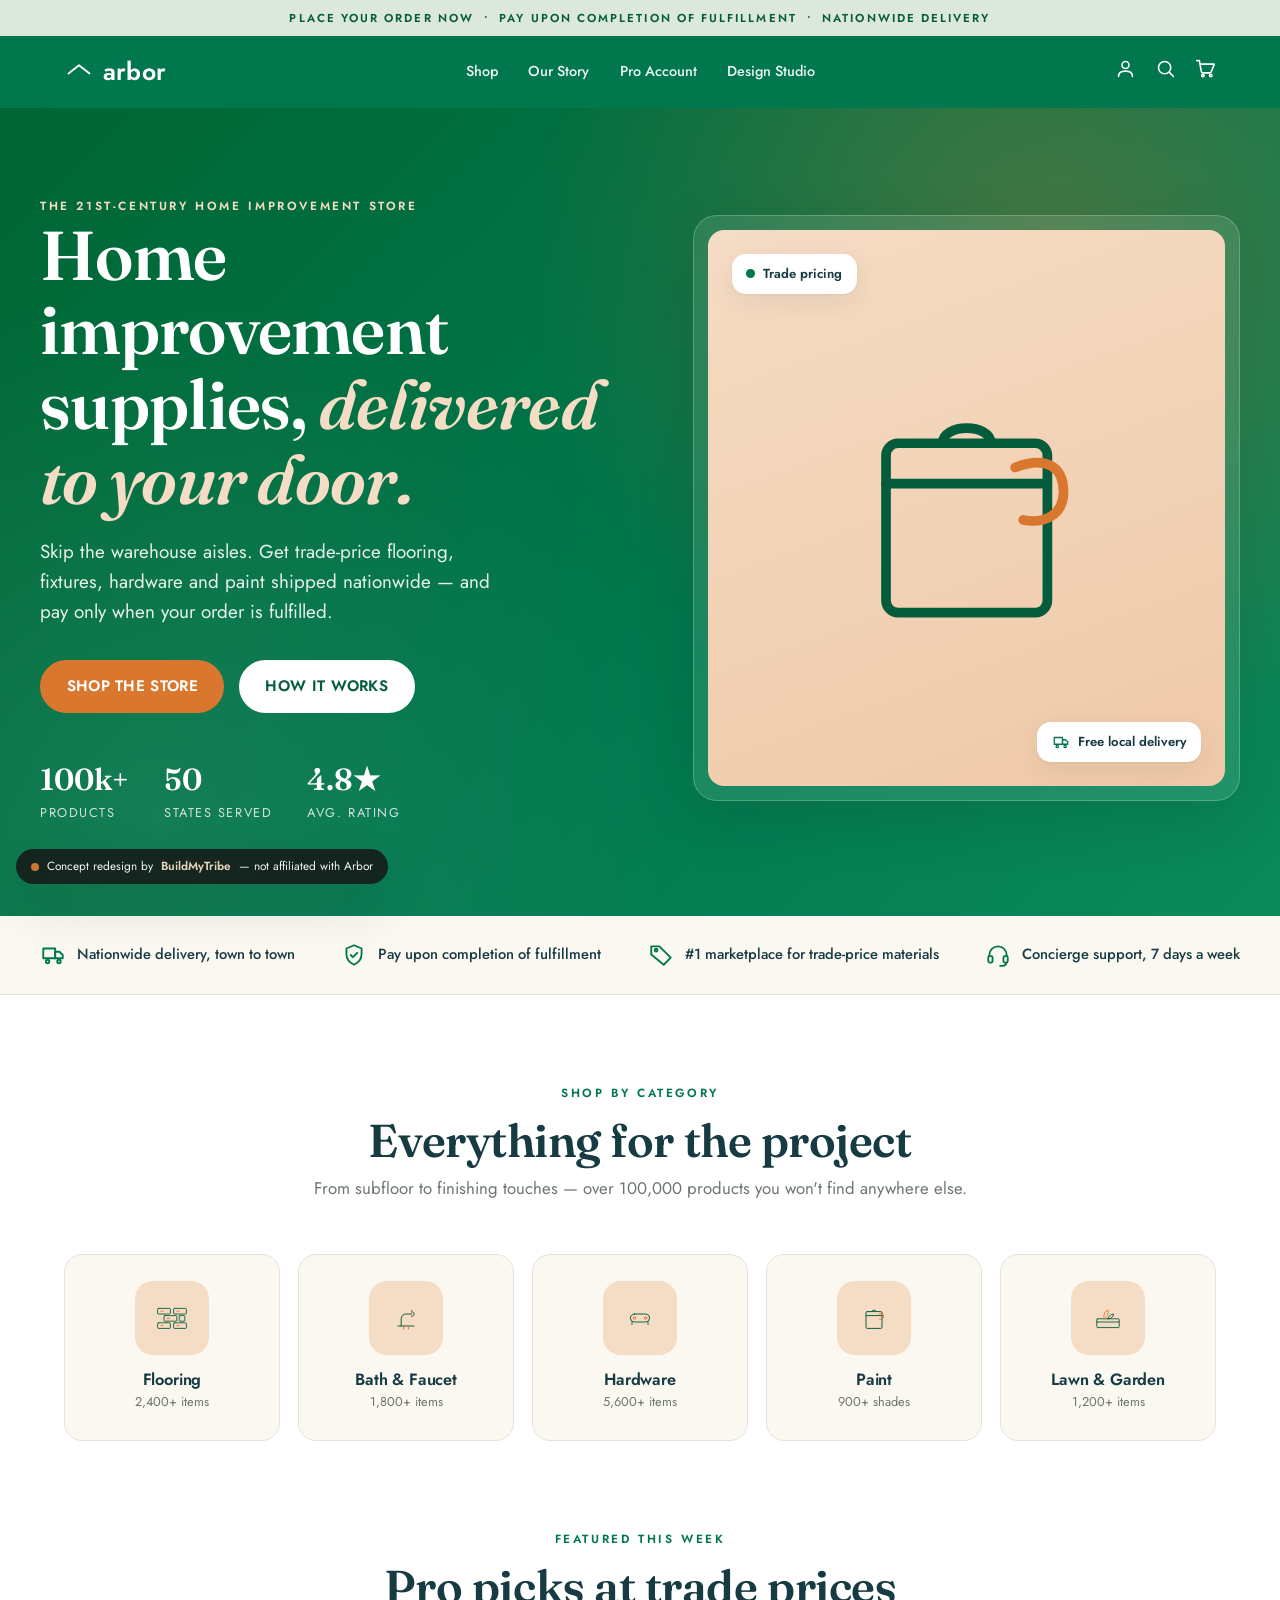
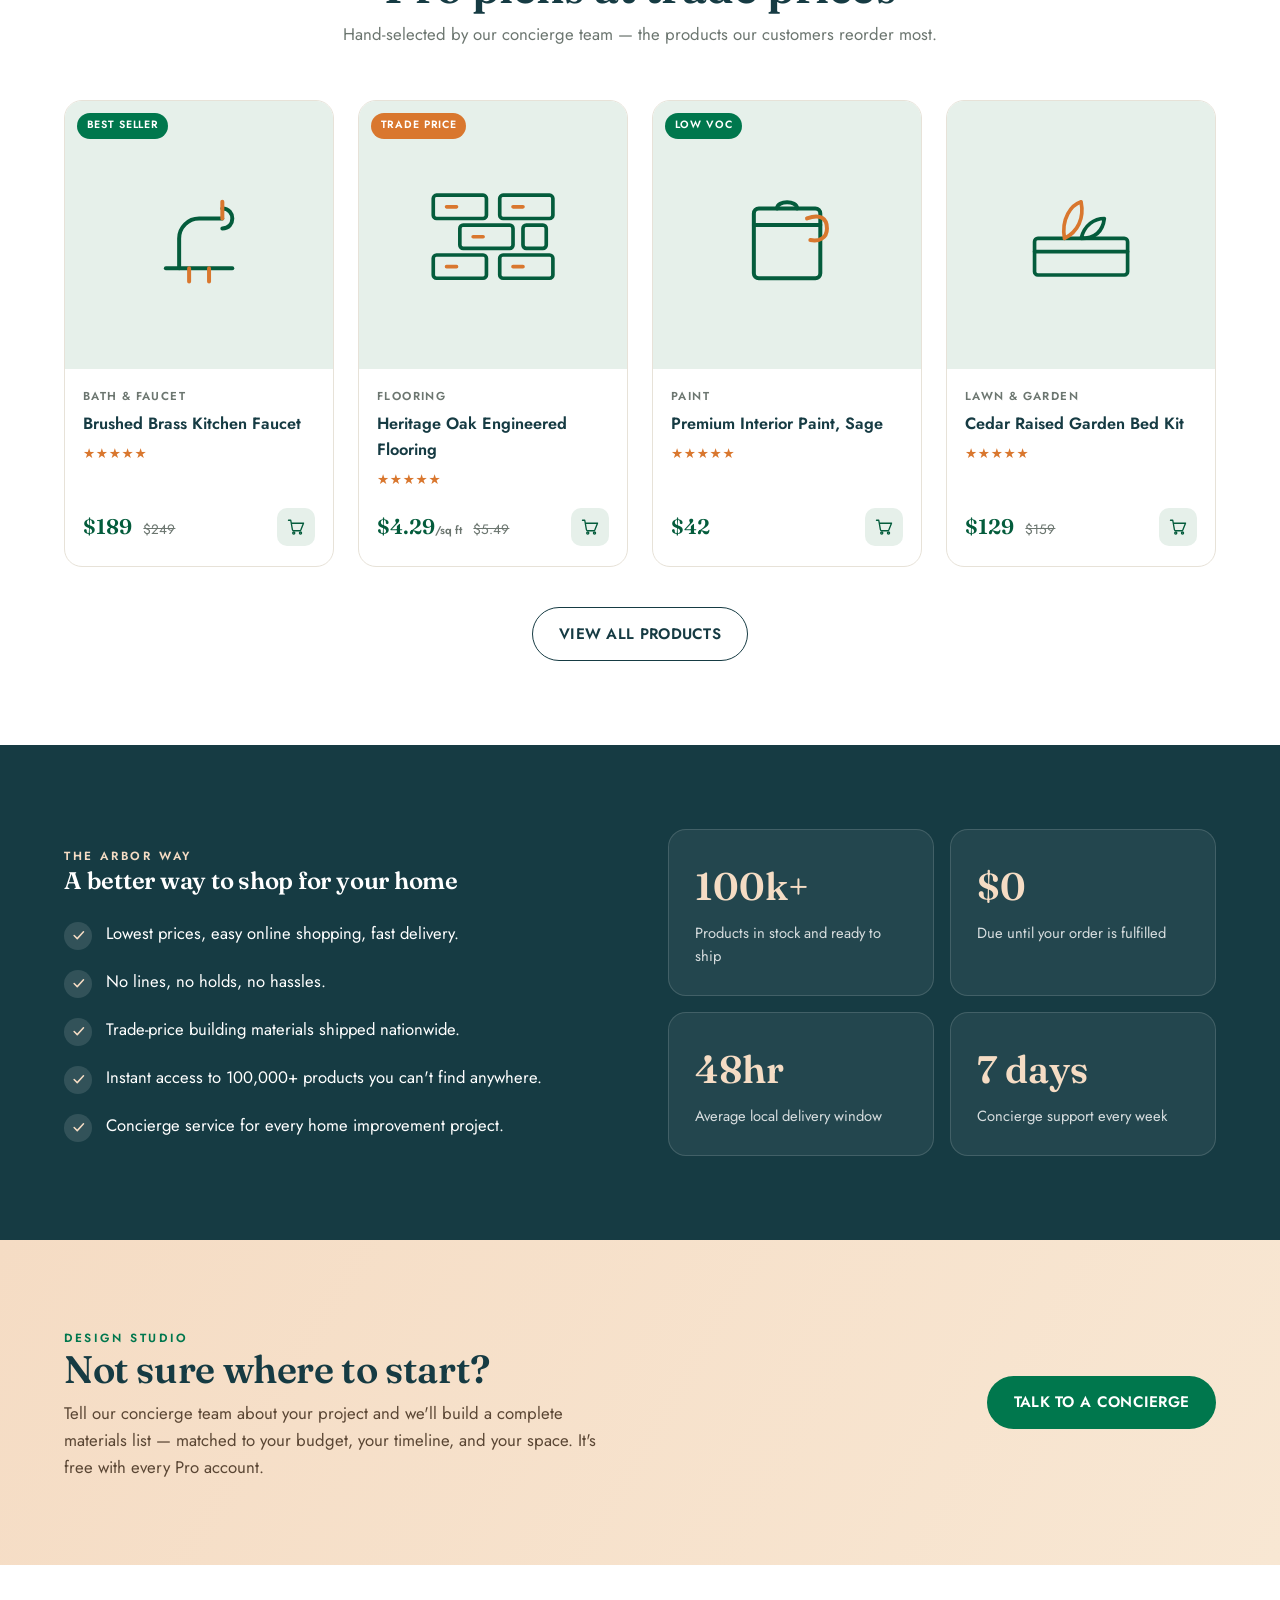
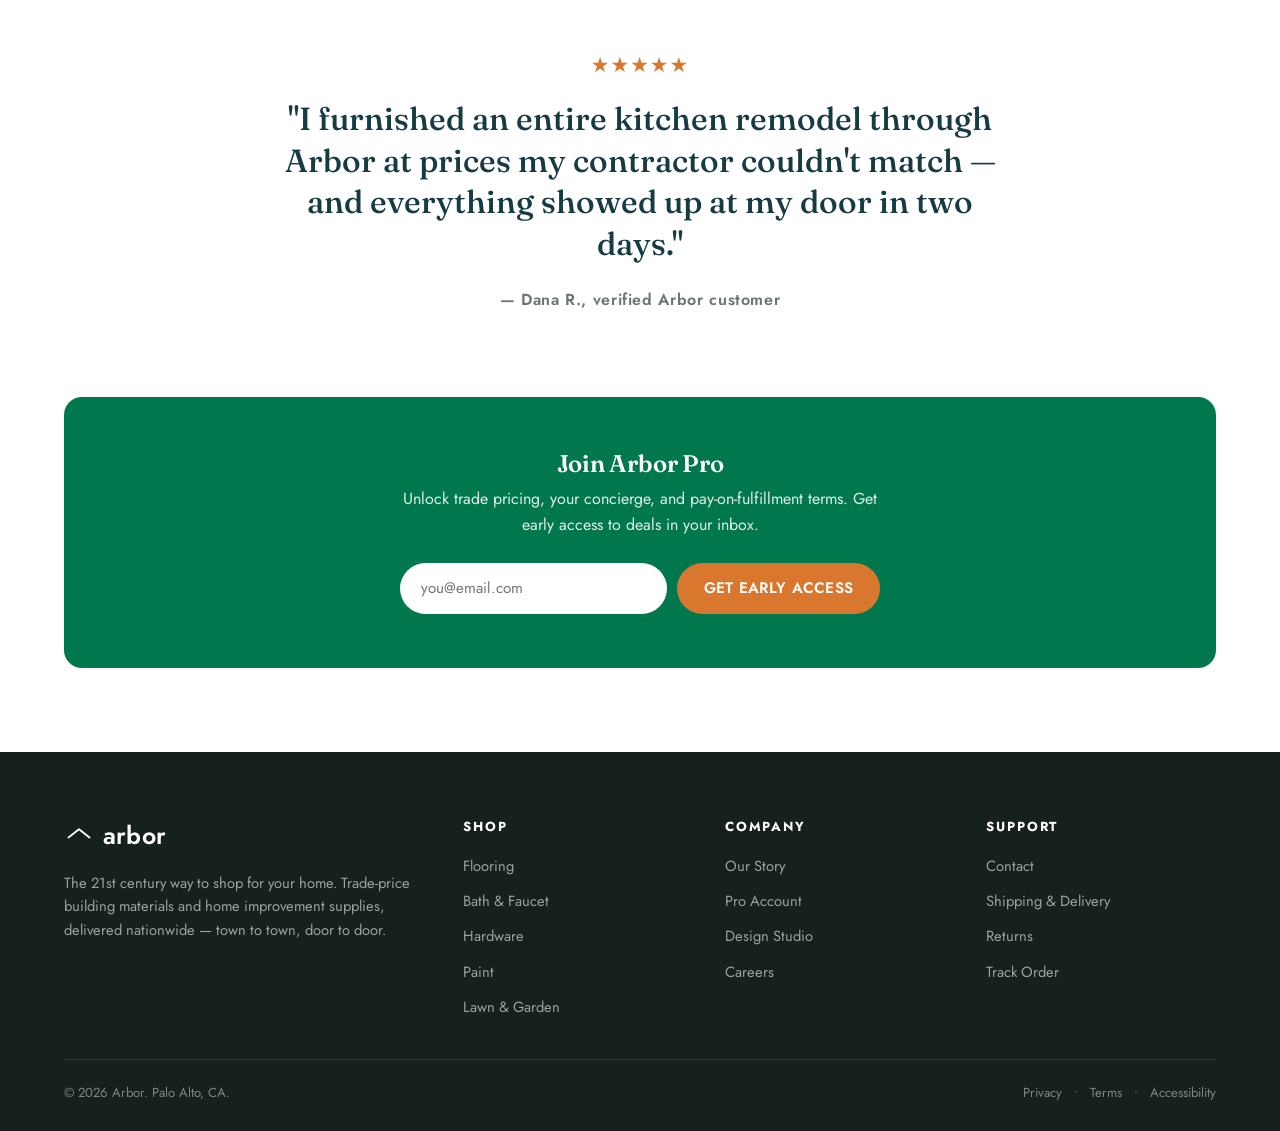
<file: index.html>
<!doctype html><html lang="en"><head>
<meta charset="utf-8"><meta name="viewport" content="width=device-width,initial-scale=1">
<title>Arbor — Home Improvement Supplies, Delivered to Your Door</title>
<meta name="description" content="Trade-price flooring, faucets, hardware, paint and garden supplies delivered nationwide. Concept redesign.">
<link rel="preconnect" href="https://fonts.googleapis.com"><link rel="preconnect" href="https://fonts.gstatic.com" crossorigin>
<link href="https://fonts.googleapis.com/css2?family=Fraunces:ital,opsz,wght@0,9..144,400;0,9..144,500;0,9..144,600;1,9..144,500&family=Jost:wght@400;500;600&display=swap" rel="stylesheet">
<link rel="stylesheet" href="assets/style.css">
</head><body><div class="announce">Place your order now &nbsp;•&nbsp; pay upon completion of fulfillment &nbsp;•&nbsp; nationwide delivery</div>
<header class="nav"><div class="wrap nav-inner">
  <a class="logo" href="index.html"><svg viewBox="0 0 40 28" fill="none" stroke="currentColor" stroke-width="2.4" stroke-linecap="round" stroke-linejoin="round"><path d="M6 16 L20 5 L34 16"/></svg><span>arbor</span></a>
  <nav class="nav-links"><a href="shop.html">Shop</a><a href="index.html#story">Our Story</a><a href="index.html#pro">Pro Account</a><a href="index.html#studio">Design Studio</a></nav>
  <div class="nav-icons">
    <a href="#" aria-label="Account"><svg viewBox="0 0 24 24" fill="none" stroke-width="1.8" stroke-linecap="round" stroke-linejoin="round"><circle cx="12" cy="8" r="4"/><path d="M4 21c0-4 3.5-6 8-6s8 2 8 6"/></svg></a>
    <a href="shop.html" aria-label="Search"><svg viewBox="0 0 24 24" fill="none" stroke-width="1.8" stroke-linecap="round" stroke-linejoin="round"><circle cx="11" cy="11" r="7"/><path d="M21 21l-4.3-4.3"/></svg></a>
    <a class="cart-link" href="cart.html" aria-label="Cart"><svg viewBox="0 0 24 24" fill="none" stroke-width="1.8" stroke-linecap="round" stroke-linejoin="round"><circle cx="9" cy="20" r="1.4"/><circle cx="18" cy="20" r="1.4"/><path d="M2 3h3l2.2 12.4a2 2 0 0 0 2 1.6h7.5a2 2 0 0 0 2-1.6L22 7H6"/></svg><span class="cart-badge" style="display:none">0</span></a>
    <button class="menu-toggle" aria-label="Menu"><svg viewBox="0 0 24 24" fill="none" stroke-width="2" stroke-linecap="round"><path d="M4 7h16M4 12h16M4 17h16"/></svg></button>
  </div>
</div></header>
<div class="mobile-menu"><button class="close" aria-label="Close"><svg viewBox="0 0 24 24" fill="none" stroke-width="2" stroke-linecap="round"><path d="M6 6l12 12M18 6L6 18"/></svg></button>
  <a href="shop.html">Shop</a><a href="index.html#story">Our Story</a><a href="index.html#pro">Pro Account</a><a href="index.html#studio">Design Studio</a>
  <a href="cart.html">Cart</a>
</div><section class="hero" style="padding:0"><div class="wrap hero-inner">
  <div class="reveal in">
    <span class="eyebrow" style="color:var(--peach)">The 21st-century home improvement store</span>
    <h1>Home improvement supplies, <span class="accent">delivered to your door.</span></h1>
    <p>Skip the warehouse aisles. Get trade-price flooring, fixtures, hardware and paint shipped nationwide — and pay only when your order is fulfilled.</p>
    <div class="hero-cta"><a class="btn btn-terra" href="shop.html">Shop the store</a><a class="btn btn-light" href="#story">How it works</a></div>
    <div class="hero-stats">
      <div><div class="n">100k+</div><div class="l">Products</div></div>
      <div><div class="n">50</div><div class="l">States served</div></div>
      <div><div class="n">4.8★</div><div class="l">Avg. rating</div></div>
    </div>
  </div>
  <div class="hero-card reveal in">
    <div class="hero-vis"><svg viewBox="0 0 100 100" fill="none" stroke="#045C3C" stroke-width="2.4" stroke-linecap="round" stroke-linejoin="round"><rect x="30" y="34" width="40" height="42" rx="3"/><path d="M30 44h40"/><path d="M44 34c0-5 12-5 12 0"/><path d="M62 40c8-3 12 0 12 6s-5 8-10 7" stroke="#D9772E"/></svg>
      <div class="hero-tag t1"><span class="dot"></span>Trade pricing</div>
      <div class="hero-tag t2"><svg viewBox="0 0 24 24" fill="none" stroke-width="1.7" stroke-linecap="round" stroke-linejoin="round"><path d="M3 6h11v9H3z"/><path d="M14 9h4l3 3v3h-7z"/><circle cx="7" cy="18" r="1.6"/><circle cx="17.5" cy="18" r="1.6"/></svg>Free local delivery</div>
    </div>
  </div>
</div></section><div class="trust"><div class="wrap trust-inner">
  <div class="trust-item"><svg viewBox="0 0 24 24" fill="none" stroke-width="1.7" stroke-linecap="round" stroke-linejoin="round"><path d="M3 6h11v9H3z"/><path d="M14 9h4l3 3v3h-7z"/><circle cx="7" cy="18" r="1.6"/><circle cx="17.5" cy="18" r="1.6"/></svg>Nationwide delivery, town to town</div>
  <div class="trust-item"><svg viewBox="0 0 24 24" fill="none" stroke-width="1.7" stroke-linecap="round" stroke-linejoin="round"><path d="M12 3l7 3v5c0 4.5-3 8-7 10-4-2-7-5.5-7-10V6z"/><path d="M9 12l2 2 4-4"/></svg>Pay upon completion of fulfillment</div>
  <div class="trust-item"><svg viewBox="0 0 24 24" fill="none" stroke-width="1.7" stroke-linecap="round" stroke-linejoin="round"><path d="M3 11.5V4h7.5L21 14.5 14.5 21z"/><circle cx="7.5" cy="7.5" r="1.3"/></svg>#1 marketplace for trade-price materials</div>
  <div class="trust-item"><svg viewBox="0 0 24 24" fill="none" stroke-width="1.7" stroke-linecap="round" stroke-linejoin="round"><path d="M4 13v-1a8 8 0 0 1 16 0v1"/><rect x="3" y="13" width="4" height="6" rx="1.4"/><rect x="17" y="13" width="4" height="6" rx="1.4"/><path d="M20 19a4 4 0 0 1-4 3h-2"/></svg>Concierge support, 7 days a week</div>
</div></div><section id="shop"><div class="wrap">
  <div class="sec-head reveal"><span class="eyebrow green">Shop by category</span><h2>Everything for the project</h2><p>From subfloor to finishing touches — over 100,000 products you won't find anywhere else.</p></div>
  <div class="cat-grid">
    <a class="cat reveal" href="shop.html"><div class="cat-ic"><svg viewBox="0 0 100 100" fill="none" stroke="#045C3C" stroke-width="2.2" stroke-linecap="round" stroke-linejoin="round"><rect x="14" y="26" width="32" height="14" rx="2"/><rect x="54" y="26" width="32" height="14" rx="2"/><rect x="30" y="44" width="32" height="14" rx="2"/><rect x="68" y="44" width="14" height="14" rx="2"/><rect x="14" y="62" width="32" height="14" rx="2"/><rect x="54" y="62" width="32" height="14" rx="2"/><path d="M22 33h6M62 33h6M38 51h6M22 69h6M62 69h6" stroke="#D9772E"/></svg></div><h4>Flooring</h4><span>2,400+ items</span></a><a class="cat reveal" href="shop.html"><div class="cat-ic"><svg viewBox="0 0 100 100" fill="none" stroke="#045C3C" stroke-width="2.4" stroke-linecap="round" stroke-linejoin="round"><path d="M30 70h40"/><path d="M38 70V52a12 12 0 0 1 12-12h14"/><path d="M64 34c4 0 6 3 6 6s-2 6-6 6"/><circle cx="50" cy="40" r="0" /><path d="M44 70v8M56 70v8" stroke="#D9772E"/><path d="M64 30v10" stroke="#D9772E"/></svg></div><h4>Bath & Faucet</h4><span>1,800+ items</span></a><a class="cat reveal" href="shop.html"><div class="cat-ic"><svg viewBox="0 0 100 100" fill="none" stroke="#045C3C" stroke-width="2.4" stroke-linecap="round" stroke-linejoin="round"><rect x="26" y="40" width="48" height="20" rx="10"/><circle cx="36" cy="50" r="3" stroke="#D9772E"/><circle cx="64" cy="50" r="3" stroke="#D9772E"/><path d="M30 60v6M70 60v6"/></svg></div><h4>Hardware</h4><span>5,600+ items</span></a><a class="cat reveal" href="shop.html"><div class="cat-ic"><svg viewBox="0 0 100 100" fill="none" stroke="#045C3C" stroke-width="2.4" stroke-linecap="round" stroke-linejoin="round"><rect x="30" y="34" width="40" height="42" rx="3"/><path d="M30 44h40"/><path d="M44 34c0-5 12-5 12 0"/><path d="M62 40c8-3 12 0 12 6s-5 8-10 7" stroke="#D9772E"/></svg></div><h4>Paint</h4><span>900+ shades</span></a><a class="cat reveal" href="shop.html"><div class="cat-ic"><svg viewBox="0 0 100 100" fill="none" stroke="#045C3C" stroke-width="2.2" stroke-linecap="round" stroke-linejoin="round"><rect x="22" y="52" width="56" height="22" rx="2"/><path d="M22 60h56"/><path d="M40 52c-2-12 4-20 10-22 2 10-2 18-10 22z" stroke="#D9772E"/><path d="M50 52c2-8 8-12 14-12-1 8-6 12-14 12z"/></svg></div><h4>Lawn & Garden</h4><span>1,200+ items</span></a>
  </div>
</div></section><section style="padding-top:0"><div class="wrap">
  <div class="sec-head reveal"><span class="eyebrow green">Featured this week</span><h2>Pro picks at trade prices</h2><p>Hand-selected by our concierge team — the products our customers reorder most.</p></div>
  <div class="prod-grid"><a class="card reveal" href="product.html?id=p2">
    <div class="card-img"><span class="card-tag green">Best Seller</span><svg viewBox="0 0 100 100" fill="none" stroke="#045C3C" stroke-width="2.4" stroke-linecap="round" stroke-linejoin="round"><path d="M30 70h40"/><path d="M38 70V52a12 12 0 0 1 12-12h14"/><path d="M64 34c4 0 6 3 6 6s-2 6-6 6"/><circle cx="50" cy="40" r="0" /><path d="M44 70v8M56 70v8" stroke="#D9772E"/><path d="M64 30v10" stroke="#D9772E"/></svg></div>
    <div class="card-body">
      <span class="card-cat">Bath & Faucet</span>
      <span class="card-title">Brushed Brass Kitchen Faucet</span>
      <span class="stars">★★★★★</span>
      <div class="card-foot">
        <span class="price">$189<span style="font-size:.7rem;color:var(--muted);font-family:'Jost',sans-serif"></span> <s>$249</s></span>
        <button class="add-btn" data-add="p2" aria-label="Add Brushed Brass Kitchen Faucet to cart"><svg viewBox="0 0 24 24" fill="none" stroke-width="1.8" stroke-linecap="round" stroke-linejoin="round"><circle cx="9" cy="20" r="1.4"/><circle cx="18" cy="20" r="1.4"/><path d="M2 3h3l2.2 12.4a2 2 0 0 0 2 1.6h7.5a2 2 0 0 0 2-1.6L22 7H6"/></svg></button>
      </div>
    </div>
  </a><a class="card reveal" href="product.html?id=p1">
    <div class="card-img"><span class="card-tag ">Trade Price</span><svg viewBox="0 0 100 100" fill="none" stroke="#045C3C" stroke-width="2.2" stroke-linecap="round" stroke-linejoin="round"><rect x="14" y="26" width="32" height="14" rx="2"/><rect x="54" y="26" width="32" height="14" rx="2"/><rect x="30" y="44" width="32" height="14" rx="2"/><rect x="68" y="44" width="14" height="14" rx="2"/><rect x="14" y="62" width="32" height="14" rx="2"/><rect x="54" y="62" width="32" height="14" rx="2"/><path d="M22 33h6M62 33h6M38 51h6M22 69h6M62 69h6" stroke="#D9772E"/></svg></div>
    <div class="card-body">
      <span class="card-cat">Flooring</span>
      <span class="card-title">Heritage Oak Engineered Flooring</span>
      <span class="stars">★★★★★</span>
      <div class="card-foot">
        <span class="price">$4.29<span style="font-size:.7rem;color:var(--muted);font-family:'Jost',sans-serif">/sq ft</span> <s>$5.49</s></span>
        <button class="add-btn" data-add="p1" aria-label="Add Heritage Oak Engineered Flooring to cart"><svg viewBox="0 0 24 24" fill="none" stroke-width="1.8" stroke-linecap="round" stroke-linejoin="round"><circle cx="9" cy="20" r="1.4"/><circle cx="18" cy="20" r="1.4"/><path d="M2 3h3l2.2 12.4a2 2 0 0 0 2 1.6h7.5a2 2 0 0 0 2-1.6L22 7H6"/></svg></button>
      </div>
    </div>
  </a><a class="card reveal" href="product.html?id=p4">
    <div class="card-img"><span class="card-tag green">Low VOC</span><svg viewBox="0 0 100 100" fill="none" stroke="#045C3C" stroke-width="2.4" stroke-linecap="round" stroke-linejoin="round"><rect x="30" y="34" width="40" height="42" rx="3"/><path d="M30 44h40"/><path d="M44 34c0-5 12-5 12 0"/><path d="M62 40c8-3 12 0 12 6s-5 8-10 7" stroke="#D9772E"/></svg></div>
    <div class="card-body">
      <span class="card-cat">Paint</span>
      <span class="card-title">Premium Interior Paint, Sage</span>
      <span class="stars">★★★★★</span>
      <div class="card-foot">
        <span class="price">$42<span style="font-size:.7rem;color:var(--muted);font-family:'Jost',sans-serif"></span> </span>
        <button class="add-btn" data-add="p4" aria-label="Add Premium Interior Paint, Sage to cart"><svg viewBox="0 0 24 24" fill="none" stroke-width="1.8" stroke-linecap="round" stroke-linejoin="round"><circle cx="9" cy="20" r="1.4"/><circle cx="18" cy="20" r="1.4"/><path d="M2 3h3l2.2 12.4a2 2 0 0 0 2 1.6h7.5a2 2 0 0 0 2-1.6L22 7H6"/></svg></button>
      </div>
    </div>
  </a><a class="card reveal" href="product.html?id=p5">
    <div class="card-img"><svg viewBox="0 0 100 100" fill="none" stroke="#045C3C" stroke-width="2.2" stroke-linecap="round" stroke-linejoin="round"><rect x="22" y="52" width="56" height="22" rx="2"/><path d="M22 60h56"/><path d="M40 52c-2-12 4-20 10-22 2 10-2 18-10 22z" stroke="#D9772E"/><path d="M50 52c2-8 8-12 14-12-1 8-6 12-14 12z"/></svg></div>
    <div class="card-body">
      <span class="card-cat">Lawn & Garden</span>
      <span class="card-title">Cedar Raised Garden Bed Kit</span>
      <span class="stars">★★★★★</span>
      <div class="card-foot">
        <span class="price">$129<span style="font-size:.7rem;color:var(--muted);font-family:'Jost',sans-serif"></span> <s>$159</s></span>
        <button class="add-btn" data-add="p5" aria-label="Add Cedar Raised Garden Bed Kit to cart"><svg viewBox="0 0 24 24" fill="none" stroke-width="1.8" stroke-linecap="round" stroke-linejoin="round"><circle cx="9" cy="20" r="1.4"/><circle cx="18" cy="20" r="1.4"/><path d="M2 3h3l2.2 12.4a2 2 0 0 0 2 1.6h7.5a2 2 0 0 0 2-1.6L22 7H6"/></svg></button>
      </div>
    </div>
  </a></div>
  <div style="text-align:center;margin-top:40px"><a class="btn btn-ghost reveal" href="shop.html">View all products</a></div>
</div></section><section class="way" id="story"><div class="wrap way-inner">
  <div class="reveal"><span class="eyebrow">The Arbor way</span><h2>A better way to shop for your home</h2>
    <ul class="way-list">
      <li><span class="tick"><svg viewBox="0 0 24 24" fill="none" stroke-width="2.4" stroke-linecap="round" stroke-linejoin="round"><path d="M5 12l5 5L20 6"/></svg></span>Lowest prices, easy online shopping, fast delivery.</li>
      <li><span class="tick"><svg viewBox="0 0 24 24" fill="none" stroke-width="2.4" stroke-linecap="round" stroke-linejoin="round"><path d="M5 12l5 5L20 6"/></svg></span>No lines, no holds, no hassles.</li>
      <li><span class="tick"><svg viewBox="0 0 24 24" fill="none" stroke-width="2.4" stroke-linecap="round" stroke-linejoin="round"><path d="M5 12l5 5L20 6"/></svg></span>Trade-price building materials shipped nationwide.</li>
      <li><span class="tick"><svg viewBox="0 0 24 24" fill="none" stroke-width="2.4" stroke-linecap="round" stroke-linejoin="round"><path d="M5 12l5 5L20 6"/></svg></span>Instant access to 100,000+ products you can't find anywhere.</li>
      <li><span class="tick"><svg viewBox="0 0 24 24" fill="none" stroke-width="2.4" stroke-linecap="round" stroke-linejoin="round"><path d="M5 12l5 5L20 6"/></svg></span>Concierge service for every home improvement project.</li>
    </ul>
  </div>
  <div class="way-vis reveal">
    <div class="way-tile"><div class="n">100k+</div><p>Products in stock and ready to ship</p></div>
    <div class="way-tile"><div class="n">$0</div><p>Due until your order is fulfilled</p></div>
    <div class="way-tile"><div class="n">48hr</div><p>Average local delivery window</p></div>
    <div class="way-tile"><div class="n">7 days</div><p>Concierge support every week</p></div>
  </div>
</div></section><section class="concierge" id="studio"><div class="wrap concierge-inner">
  <div class="reveal"><span class="eyebrow green">Design Studio</span><h2>Not sure where to start?</h2><p>Tell our concierge team about your project and we'll build a complete materials list — matched to your budget, your timeline, and your space. It's free with every Pro account.</p></div>
  <div class="reveal"><a class="btn btn-primary" href="#pro">Talk to a concierge</a></div>
</div></section><section><div class="wrap quote reveal"><span class="stars" style="color:var(--terra)">★★★★★</span>
  <blockquote>"I furnished an entire kitchen remodel through Arbor at prices my contractor couldn't match — and everything showed up at my door in two days."</blockquote>
  <cite>— Dana R., verified Arbor customer</cite>
</div></section><section id="pro" style="padding-top:0"><div class="wrap"><div class="news reveal">
  <h2>Join Arbor Pro</h2><p>Unlock trade pricing, your concierge, and pay-on-fulfillment terms. Get early access to deals in your inbox.</p>
  <form data-news><input type="email" placeholder="you@email.com" required aria-label="Email"><button class="btn btn-terra" type="submit">Get early access</button></form>
</div></div></section><footer class="footer"><div class="wrap">
  <div class="footer-grid">
    <div><div class="logo"><svg viewBox="0 0 40 28" fill="none" stroke="currentColor" stroke-width="2.4" stroke-linecap="round" stroke-linejoin="round"><path d="M6 16 L20 5 L34 16"/></svg><span>arbor</span></div>
      <p>The 21st century way to shop for your home. Trade-price building materials and home improvement supplies, delivered nationwide — town to town, door to door.</p>
    </div>
    <div><h5>Shop</h5><ul><li><a href="shop.html">Flooring</a></li><li><a href="shop.html">Bath &amp; Faucet</a></li><li><a href="shop.html">Hardware</a></li><li><a href="shop.html">Paint</a></li><li><a href="shop.html">Lawn &amp; Garden</a></li></ul></div>
    <div><h5>Company</h5><ul><li><a href="index.html#story">Our Story</a></li><li><a href="index.html#pro">Pro Account</a></li><li><a href="index.html#studio">Design Studio</a></li><li><a href="#">Careers</a></li></ul></div>
    <div><h5>Support</h5><ul><li><a href="#">Contact</a></li><li><a href="#">Shipping &amp; Delivery</a></li><li><a href="#">Returns</a></li><li><a href="#">Track Order</a></li></ul></div>
  </div>
  <div class="footer-bottom"><span>© 2026 Arbor. Palo Alto, CA.</span><span>Privacy &nbsp; • &nbsp; Terms &nbsp; • &nbsp; Accessibility</span></div>
</div></footer><script src="assets/app.js"></script><div class="ribbon"><span class="dot"></span>Concept redesign by <a href="https://buildmytribe.io" target="_blank" rel="noopener">BuildMyTribe</a> — not affiliated with Arbor</div></body></html>
</file>
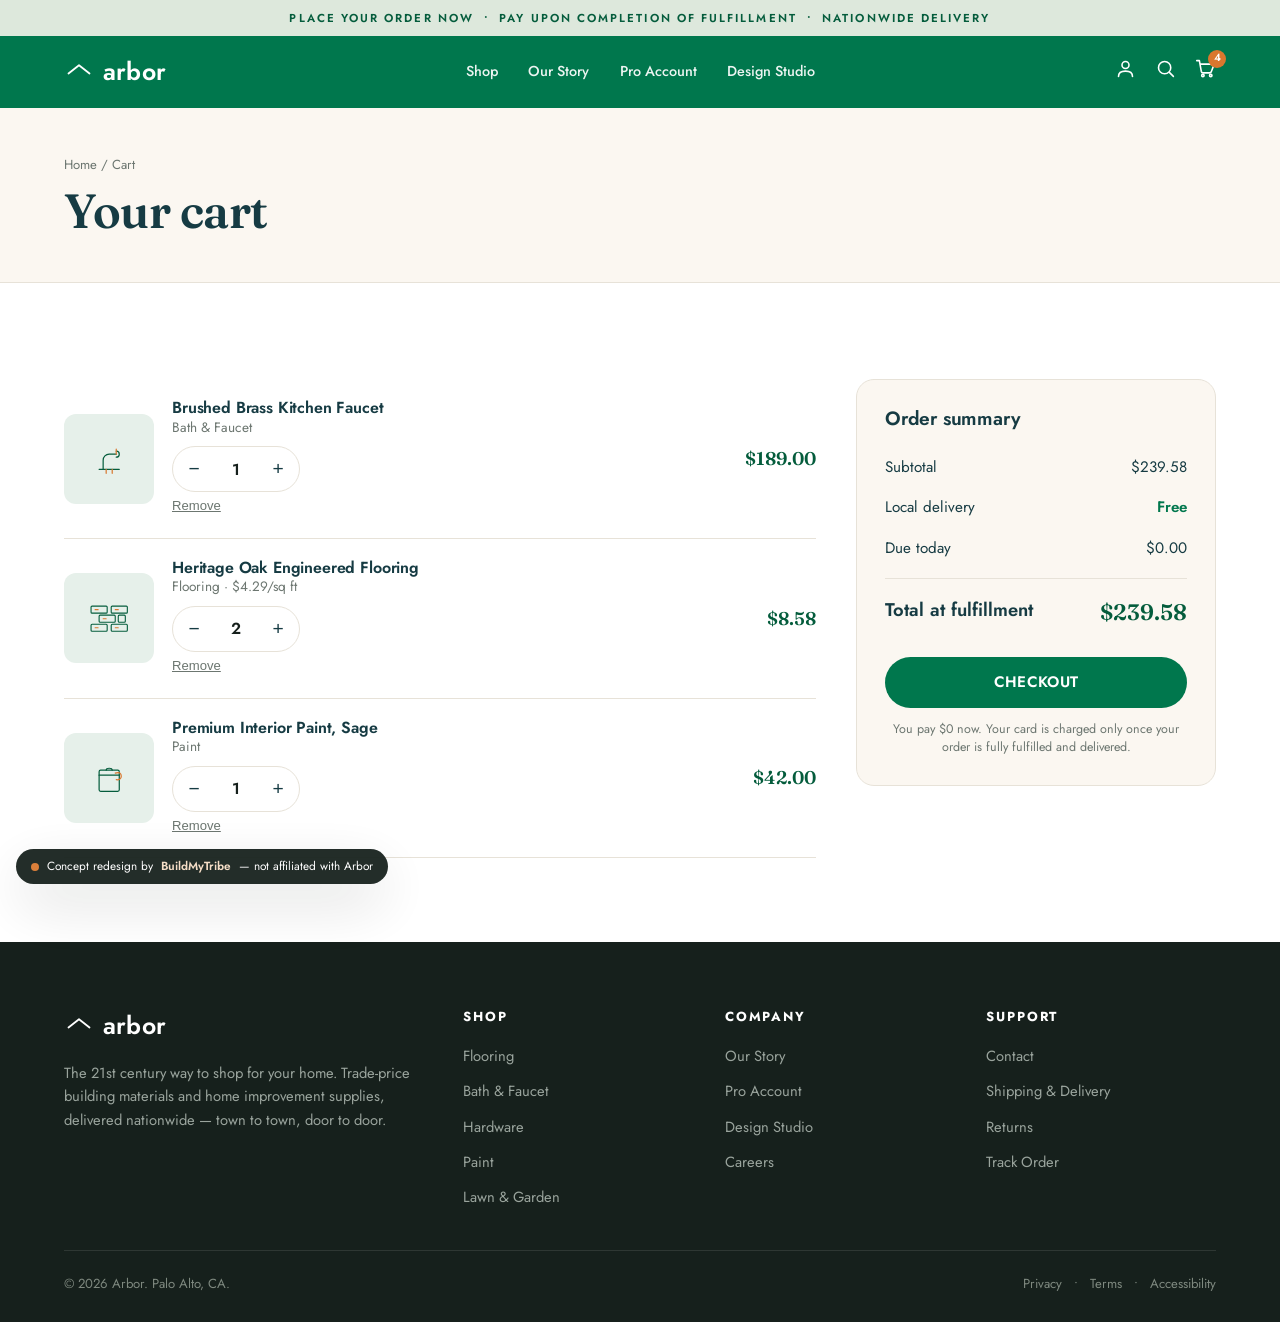
<file: cart.html>
<!doctype html><html lang="en"><head>
<meta charset="utf-8"><meta name="viewport" content="width=device-width,initial-scale=1">
<title>Your Cart — Arbor</title>
<meta name="description" content="Review your Arbor cart and check out. Pay upon completion of fulfillment.">
<link rel="preconnect" href="https://fonts.googleapis.com"><link rel="preconnect" href="https://fonts.gstatic.com" crossorigin>
<link href="https://fonts.googleapis.com/css2?family=Fraunces:ital,opsz,wght@0,9..144,400;0,9..144,500;0,9..144,600;1,9..144,500&family=Jost:wght@400;500;600&display=swap" rel="stylesheet">
<link rel="stylesheet" href="assets/style.css">
</head><body><div class="announce">Place your order now &nbsp;•&nbsp; pay upon completion of fulfillment &nbsp;•&nbsp; nationwide delivery</div>
<header class="nav"><div class="wrap nav-inner">
  <a class="logo" href="index.html"><svg viewBox="0 0 40 28" fill="none" stroke="currentColor" stroke-width="2.4" stroke-linecap="round" stroke-linejoin="round"><path d="M6 16 L20 5 L34 16"/></svg><span>arbor</span></a>
  <nav class="nav-links"><a href="shop.html">Shop</a><a href="index.html#story">Our Story</a><a href="index.html#pro">Pro Account</a><a href="index.html#studio">Design Studio</a></nav>
  <div class="nav-icons">
    <a href="#" aria-label="Account"><svg viewBox="0 0 24 24" fill="none" stroke-width="1.8" stroke-linecap="round" stroke-linejoin="round"><circle cx="12" cy="8" r="4"/><path d="M4 21c0-4 3.5-6 8-6s8 2 8 6"/></svg></a>
    <a href="shop.html" aria-label="Search"><svg viewBox="0 0 24 24" fill="none" stroke-width="1.8" stroke-linecap="round" stroke-linejoin="round"><circle cx="11" cy="11" r="7"/><path d="M21 21l-4.3-4.3"/></svg></a>
    <a class="cart-link" href="cart.html" aria-label="Cart"><svg viewBox="0 0 24 24" fill="none" stroke-width="1.8" stroke-linecap="round" stroke-linejoin="round"><circle cx="9" cy="20" r="1.4"/><circle cx="18" cy="20" r="1.4"/><path d="M2 3h3l2.2 12.4a2 2 0 0 0 2 1.6h7.5a2 2 0 0 0 2-1.6L22 7H6"/></svg><span class="cart-badge" style="display:none">0</span></a>
    <button class="menu-toggle" aria-label="Menu"><svg viewBox="0 0 24 24" fill="none" stroke-width="2" stroke-linecap="round"><path d="M4 7h16M4 12h16M4 17h16"/></svg></button>
  </div>
</div></header>
<div class="mobile-menu"><button class="close" aria-label="Close"><svg viewBox="0 0 24 24" fill="none" stroke-width="2" stroke-linecap="round"><path d="M6 6l12 12M18 6L6 18"/></svg></button>
  <a href="shop.html">Shop</a><a href="index.html#story">Our Story</a><a href="index.html#pro">Pro Account</a><a href="index.html#studio">Design Studio</a>
  <a href="cart.html">Cart</a>
</div><div class="pagehead"><div class="wrap"><div class="crumb"><a href="index.html">Home</a> / Cart</div><h1>Your cart</h1></div></div><section style="padding-top:48px"><div class="wrap"><div id="cartRoot"></div></div></section><footer class="footer"><div class="wrap">
  <div class="footer-grid">
    <div><div class="logo"><svg viewBox="0 0 40 28" fill="none" stroke="currentColor" stroke-width="2.4" stroke-linecap="round" stroke-linejoin="round"><path d="M6 16 L20 5 L34 16"/></svg><span>arbor</span></div>
      <p>The 21st century way to shop for your home. Trade-price building materials and home improvement supplies, delivered nationwide — town to town, door to door.</p>
    </div>
    <div><h5>Shop</h5><ul><li><a href="shop.html">Flooring</a></li><li><a href="shop.html">Bath &amp; Faucet</a></li><li><a href="shop.html">Hardware</a></li><li><a href="shop.html">Paint</a></li><li><a href="shop.html">Lawn &amp; Garden</a></li></ul></div>
    <div><h5>Company</h5><ul><li><a href="index.html#story">Our Story</a></li><li><a href="index.html#pro">Pro Account</a></li><li><a href="index.html#studio">Design Studio</a></li><li><a href="#">Careers</a></li></ul></div>
    <div><h5>Support</h5><ul><li><a href="#">Contact</a></li><li><a href="#">Shipping &amp; Delivery</a></li><li><a href="#">Returns</a></li><li><a href="#">Track Order</a></li></ul></div>
  </div>
  <div class="footer-bottom"><span>© 2026 Arbor. Palo Alto, CA.</span><span>Privacy &nbsp; • &nbsp; Terms &nbsp; • &nbsp; Accessibility</span></div>
</div></footer><script src="assets/app.js"></script>
<script>
(function(){
  var P=window.ARBOR_PRODUCTS||{};
  var root=document.getElementById("cartRoot");
  function money(n){ return "$"+n.toFixed(2); }
  function render(){
    var items=window.ArborCart.get();
    if(!items.length){
      root.innerHTML='<div class="empty-cart"><svg viewBox="0 0 24 24" fill="none" stroke-width="1.5" stroke-linecap="round" stroke-linejoin="round"><circle cx="9" cy="20" r="1.4"/><circle cx="18" cy="20" r="1.4"/><path d="M2 3h3l2.2 12.4a2 2 0 0 0 2 1.6h7.5a2 2 0 0 0 2-1.6L22 7H6"/></svg><h2 style="margin-bottom:.5rem">Your cart is empty</h2><p class="muted" style="margin-bottom:1.5rem">Add a few essentials to get started.</p><a class="btn btn-primary" href="shop.html">Start shopping</a></div>';
      return;
    }
    var sub=0;
    var rows=items.map(function(it){
      var p=P[it.id]; if(!p) return "";
      var line=p.price*it.qty; sub+=line;
      return '<div class="cart-item" data-id="'+it.id+'">'+
        '<div class="thumb">'+(window.ARBOR_ICONS[p.icon]||"")+'</div>'+
        '<div><h4>'+p.name+'</h4><div class="meta">'+p.cat+(p.unit?(" · "+money(p.price)+p.unit):"")+'</div>'+
        '<div class="qty" style="margin-top:.5rem;width:max-content"><button data-dec>−</button><span>'+it.qty+'</span><button data-inc>+</button></div>'+
        '<button class="remove" data-rm>Remove</button></div>'+
        '<div class="line-price">'+money(line)+'</div></div>';
    }).join("");
    var ship = sub>0 ? 0 : 0;
    var tax = sub*0.0;
    var total = sub;
    root.innerHTML='<div class="cart-layout"><div>'+rows+'</div>'+
      '<aside class="summary"><h3>Order summary</h3>'+
      '<div class="row"><span>Subtotal</span><span>'+money(sub)+'</span></div>'+
      '<div class="row"><span>Local delivery</span><span style="color:var(--green);font-weight:600">Free</span></div>'+
      '<div class="row"><span>Due today</span><span>$0.00</span></div>'+
      '<div class="row total"><span>Total at fulfillment</span><span class="price">'+money(total)+'</span></div>'+
      '<button class="btn btn-primary" id="checkoutBtn">Checkout</button>'+
      '<p class="note">You pay $0 now. Your card is charged only once your order is fully fulfilled and delivered.</p>'+
      '</aside></div>';
    // wire controls
    root.querySelectorAll(".cart-item").forEach(function(row){
      var id=row.getAttribute("data-id");
      row.querySelector("[data-inc]").addEventListener("click",function(){ var q=window.ArborCart.get().find(function(x){return x.id===id;}).qty; window.ArborCart.setQty(id,q+1); render(); });
      row.querySelector("[data-dec]").addEventListener("click",function(){ var q=window.ArborCart.get().find(function(x){return x.id===id;}).qty; window.ArborCart.setQty(id,q-1); render(); });
      row.querySelector("[data-rm]").addEventListener("click",function(){ window.ArborCart.remove(id); render(); });
    });
    var cb=document.getElementById("checkoutBtn");
    if(cb) cb.addEventListener("click",function(){ location.href="checkout.html"; });
  }
  // seed a demo cart on first visit so the page is never empty for reviewers
  if(!window.ArborCart.get().length){ window.ArborCart.seed([{id:"p2",qty:1},{id:"p1",qty:2},{id:"p4",qty:1}]); }
  render();
})();
</script>
<div class="ribbon"><span class="dot"></span>Concept redesign by <a href="https://buildmytribe.io" target="_blank" rel="noopener">BuildMyTribe</a> — not affiliated with Arbor</div>
</body></html>
</file>
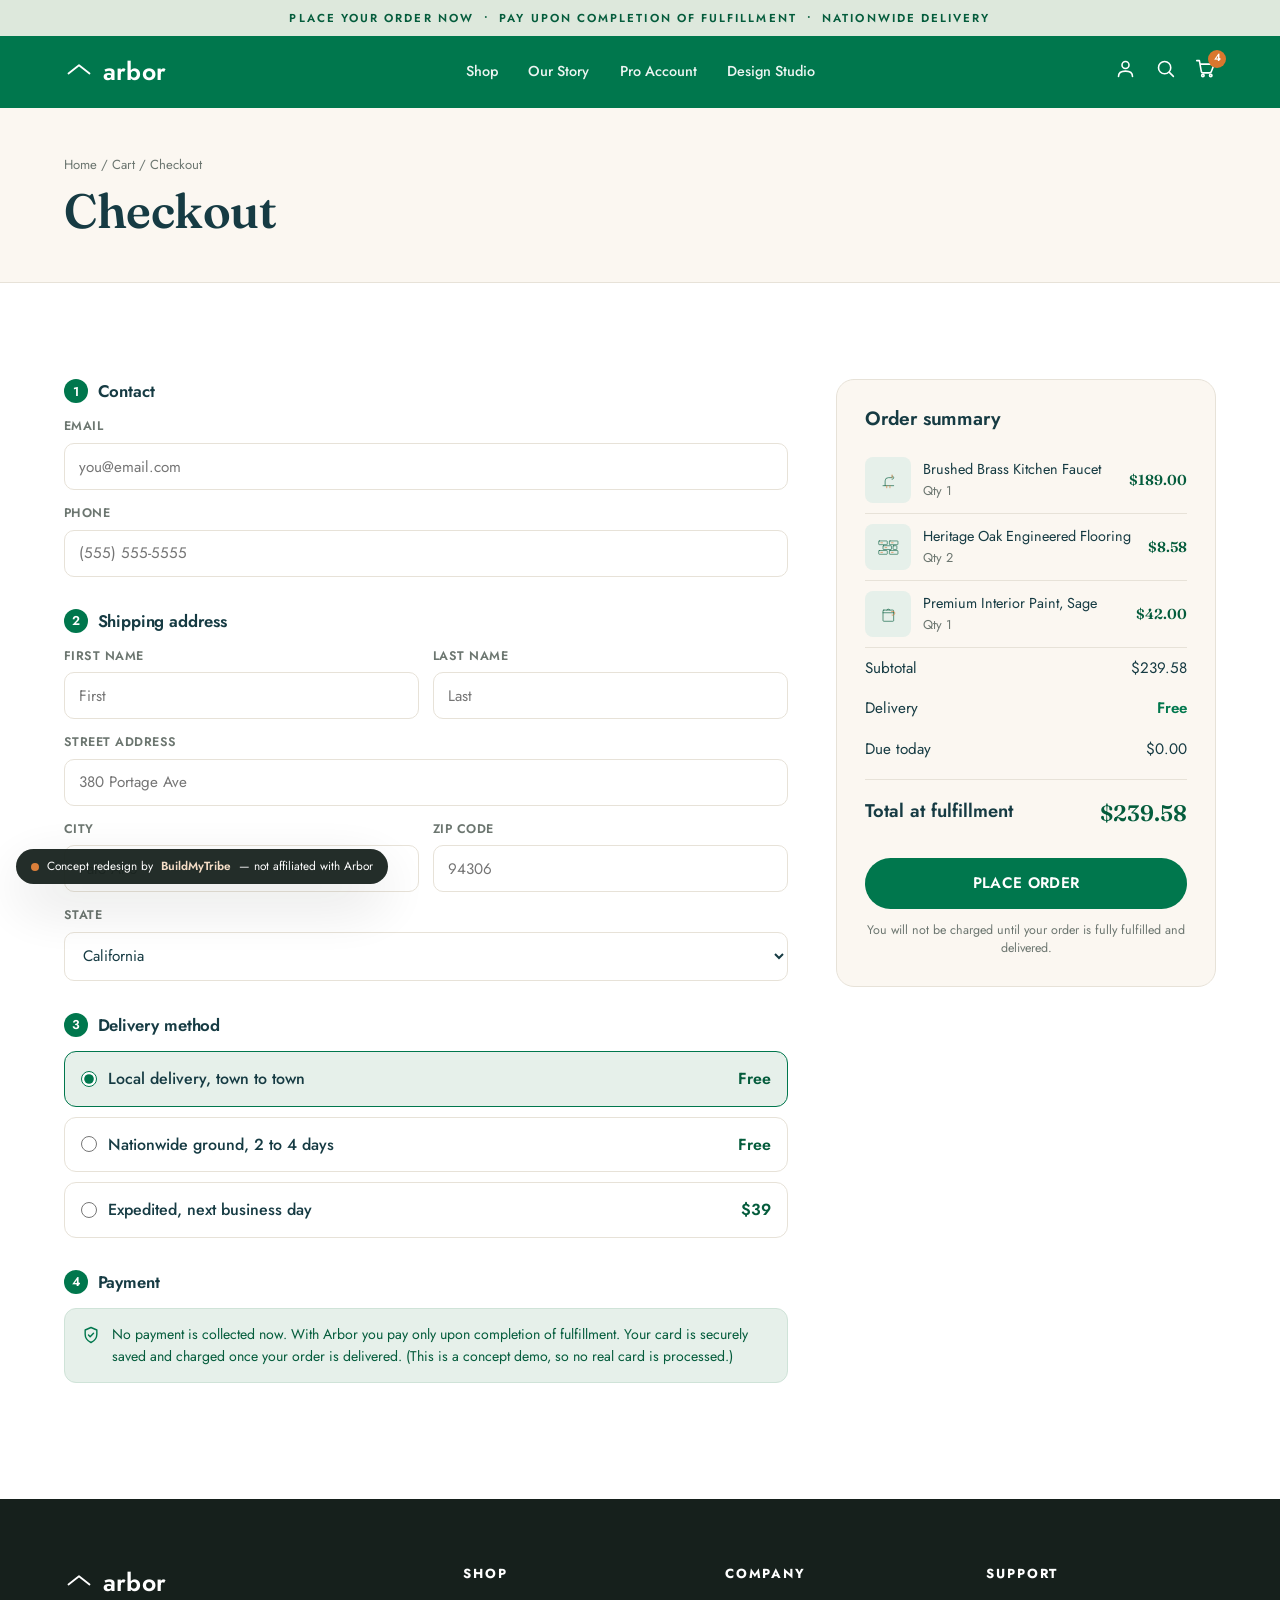
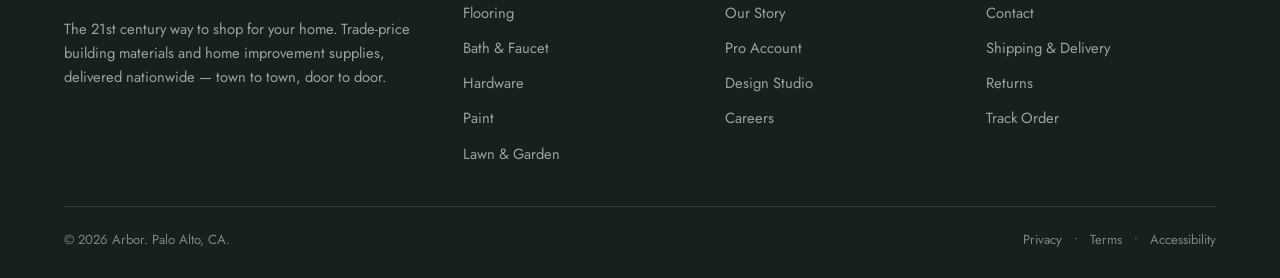
<file: checkout.html>
<!doctype html><html lang="en"><head>
<meta charset="utf-8"><meta name="viewport" content="width=device-width,initial-scale=1">
<title>Checkout — Arbor</title>
<meta name="description" content="Review your Arbor cart and check out. Pay upon completion of fulfillment.">
<link rel="preconnect" href="https://fonts.googleapis.com"><link rel="preconnect" href="https://fonts.gstatic.com" crossorigin>
<link href="https://fonts.googleapis.com/css2?family=Fraunces:ital,opsz,wght@0,9..144,400;0,9..144,500;0,9..144,600;1,9..144,500&family=Jost:wght@400;500;600&display=swap" rel="stylesheet">
<link rel="stylesheet" href="assets/style.css">
</head><body><div class="announce">Place your order now &nbsp;•&nbsp; pay upon completion of fulfillment &nbsp;•&nbsp; nationwide delivery</div>
<header class="nav"><div class="wrap nav-inner">
  <a class="logo" href="index.html"><svg viewBox="0 0 40 28" fill="none" stroke="currentColor" stroke-width="2.4" stroke-linecap="round" stroke-linejoin="round"><path d="M6 16 L20 5 L34 16"/></svg><span>arbor</span></a>
  <nav class="nav-links"><a href="shop.html">Shop</a><a href="index.html#story">Our Story</a><a href="index.html#pro">Pro Account</a><a href="index.html#studio">Design Studio</a></nav>
  <div class="nav-icons">
    <a href="#" aria-label="Account"><svg viewBox="0 0 24 24" fill="none" stroke-width="1.8" stroke-linecap="round" stroke-linejoin="round"><circle cx="12" cy="8" r="4"/><path d="M4 21c0-4 3.5-6 8-6s8 2 8 6"/></svg></a>
    <a href="shop.html" aria-label="Search"><svg viewBox="0 0 24 24" fill="none" stroke-width="1.8" stroke-linecap="round" stroke-linejoin="round"><circle cx="11" cy="11" r="7"/><path d="M21 21l-4.3-4.3"/></svg></a>
    <a class="cart-link" href="cart.html" aria-label="Cart"><svg viewBox="0 0 24 24" fill="none" stroke-width="1.8" stroke-linecap="round" stroke-linejoin="round"><circle cx="9" cy="20" r="1.4"/><circle cx="18" cy="20" r="1.4"/><path d="M2 3h3l2.2 12.4a2 2 0 0 0 2 1.6h7.5a2 2 0 0 0 2-1.6L22 7H6"/></svg><span class="cart-badge" style="display:none">0</span></a>
    <button class="menu-toggle" aria-label="Menu"><svg viewBox="0 0 24 24" fill="none" stroke-width="2" stroke-linecap="round"><path d="M4 7h16M4 12h16M4 17h16"/></svg></button>
  </div>
</div></header>
<div class="mobile-menu"><button class="close" aria-label="Close"><svg viewBox="0 0 24 24" fill="none" stroke-width="2" stroke-linecap="round"><path d="M6 6l12 12M18 6L6 18"/></svg></button>
  <a href="shop.html">Shop</a><a href="index.html#story">Our Story</a><a href="index.html#pro">Pro Account</a><a href="index.html#studio">Design Studio</a>
  <a href="cart.html">Cart</a>
</div><div class="pagehead"><div class="wrap"><div class="crumb"><a href="index.html">Home</a> / <a href="cart.html">Cart</a> / Checkout</div><h1>Checkout</h1></div></div><section style="padding-top:48px"><div class="wrap"><div class="checkout-layout">
  <form id="coForm">
    <div class="co-section">
      <h3><span class="co-step">1</span> Contact</h3>
      <div class="form-grid">
        <div class="field"><label>Email</label><input type="email" placeholder="you@email.com" required></div>
        <div class="field"><label>Phone</label><input type="tel" placeholder="(555) 555-5555"></div>
      </div>
    </div>
    <div class="co-section">
      <h3><span class="co-step">2</span> Shipping address</h3>
      <div class="form-grid">
        <div class="form-row"><div class="field"><label>First name</label><input placeholder="First" required></div><div class="field"><label>Last name</label><input placeholder="Last" required></div></div>
        <div class="field"><label>Street address</label><input placeholder="380 Portage Ave" required></div>
        <div class="form-row"><div class="field"><label>City</label><input placeholder="Palo Alto" required></div><div class="field"><label>ZIP code</label><input placeholder="94306" required></div></div>
        <div class="field"><label>State</label><select><option>California</option><option>Texas</option><option>New York</option><option>Florida</option><option>Washington</option></select></div>
      </div>
    </div>
    <div class="co-section">
      <h3><span class="co-step">3</span> Delivery method</h3>
      <div class="deliv">
        <label class="deliv-opt sel"><span class="l"><input type="radio" name="deliv" checked> Local delivery, town to town</span><span class="p">Free</span></label>
        <label class="deliv-opt"><span class="l"><input type="radio" name="deliv"> Nationwide ground, 2 to 4 days</span><span class="p">Free</span></label>
        <label class="deliv-opt"><span class="l"><input type="radio" name="deliv"> Expedited, next business day</span><span class="p">$39</span></label>
      </div>
    </div>
    <div class="co-section">
      <h3><span class="co-step">4</span> Payment</h3>
      <div class="pay-note"><svg viewBox="0 0 24 24" fill="none" stroke-width="1.7" stroke-linecap="round" stroke-linejoin="round"><path d="M12 3l7 3v5c0 4.5-3 8-7 10-4-2-7-5.5-7-10V6z"/><path d="M9 12l2 2 4-4"/></svg><span>No payment is collected now. With Arbor you pay only upon completion of fulfillment. Your card is securely saved and charged once your order is delivered. (This is a concept demo, so no real card is processed.)</span></div>
    </div>
  </form>
  <aside class="summary"><h3>Order summary</h3><div id="coItems"></div>
    <div class="row"><span>Subtotal</span><span id="coSub">$0.00</span></div>
    <div class="row"><span>Delivery</span><span style="color:var(--green);font-weight:600">Free</span></div>
    <div class="row"><span>Due today</span><span>$0.00</span></div>
    <div class="row total"><span>Total at fulfillment</span><span class="price" id="coTotal">$0.00</span></div>
    <button class="btn btn-primary" id="placeBtn" type="button">Place order</button>
    <p class="note">You will not be charged until your order is fully fulfilled and delivered.</p>
  </aside>
</div></div></section><footer class="footer"><div class="wrap">
  <div class="footer-grid">
    <div><div class="logo"><svg viewBox="0 0 40 28" fill="none" stroke="currentColor" stroke-width="2.4" stroke-linecap="round" stroke-linejoin="round"><path d="M6 16 L20 5 L34 16"/></svg><span>arbor</span></div>
      <p>The 21st century way to shop for your home. Trade-price building materials and home improvement supplies, delivered nationwide — town to town, door to door.</p>
    </div>
    <div><h5>Shop</h5><ul><li><a href="shop.html">Flooring</a></li><li><a href="shop.html">Bath &amp; Faucet</a></li><li><a href="shop.html">Hardware</a></li><li><a href="shop.html">Paint</a></li><li><a href="shop.html">Lawn &amp; Garden</a></li></ul></div>
    <div><h5>Company</h5><ul><li><a href="index.html#story">Our Story</a></li><li><a href="index.html#pro">Pro Account</a></li><li><a href="index.html#studio">Design Studio</a></li><li><a href="#">Careers</a></li></ul></div>
    <div><h5>Support</h5><ul><li><a href="#">Contact</a></li><li><a href="#">Shipping &amp; Delivery</a></li><li><a href="#">Returns</a></li><li><a href="#">Track Order</a></li></ul></div>
  </div>
  <div class="footer-bottom"><span>© 2026 Arbor. Palo Alto, CA.</span><span>Privacy &nbsp; • &nbsp; Terms &nbsp; • &nbsp; Accessibility</span></div>
</div></footer><script src="assets/app.js"></script>
<script>
(function(){
  var P=window.ARBOR_PRODUCTS||{}, ICN=window.ARBOR_ICONS||{};
  function money(n){return "$"+n.toFixed(2);}
  var items=window.ArborCart.get();
  if(!items.length){ window.ArborCart.seed([{id:"p2",qty:1},{id:"p1",qty:2},{id:"p4",qty:1}]); items=window.ArborCart.get(); }
  var sub=0, root=document.getElementById("coItems");
  items.forEach(function(it){ var p=P[it.id]; if(!p) return; var line=p.price*it.qty; sub+=line;
    root.insertAdjacentHTML("beforeend",'<div class="co-mini"><div class="thumb">'+(ICN[p.icon]||"")+'</div><div class="nm">'+p.name+'<div class="qt">Qty '+it.qty+'</div></div><div class="lp">'+money(line)+'</div></div>');
  });
  document.getElementById("coSub").textContent=money(sub);
  document.getElementById("coTotal").textContent=money(sub);
  // delivery option select styling
  document.querySelectorAll(".deliv-opt").forEach(function(o){ o.addEventListener("click",function(){ document.querySelectorAll(".deliv-opt").forEach(function(x){x.classList.remove("sel");}); o.classList.add("sel"); }); });
  document.getElementById("placeBtn").addEventListener("click",function(){
    var f=document.getElementById("coForm");
    if(f.checkValidity()){ window.arborToast("Order placed. You will be charged only on fulfillment. (Concept demo.)"); }
    else { f.reportValidity(); }
  });
})();
</script><div class="ribbon"><span class="dot"></span>Concept redesign by <a href="https://buildmytribe.io" target="_blank" rel="noopener">BuildMyTribe</a> — not affiliated with Arbor</div></body></html>
</file>
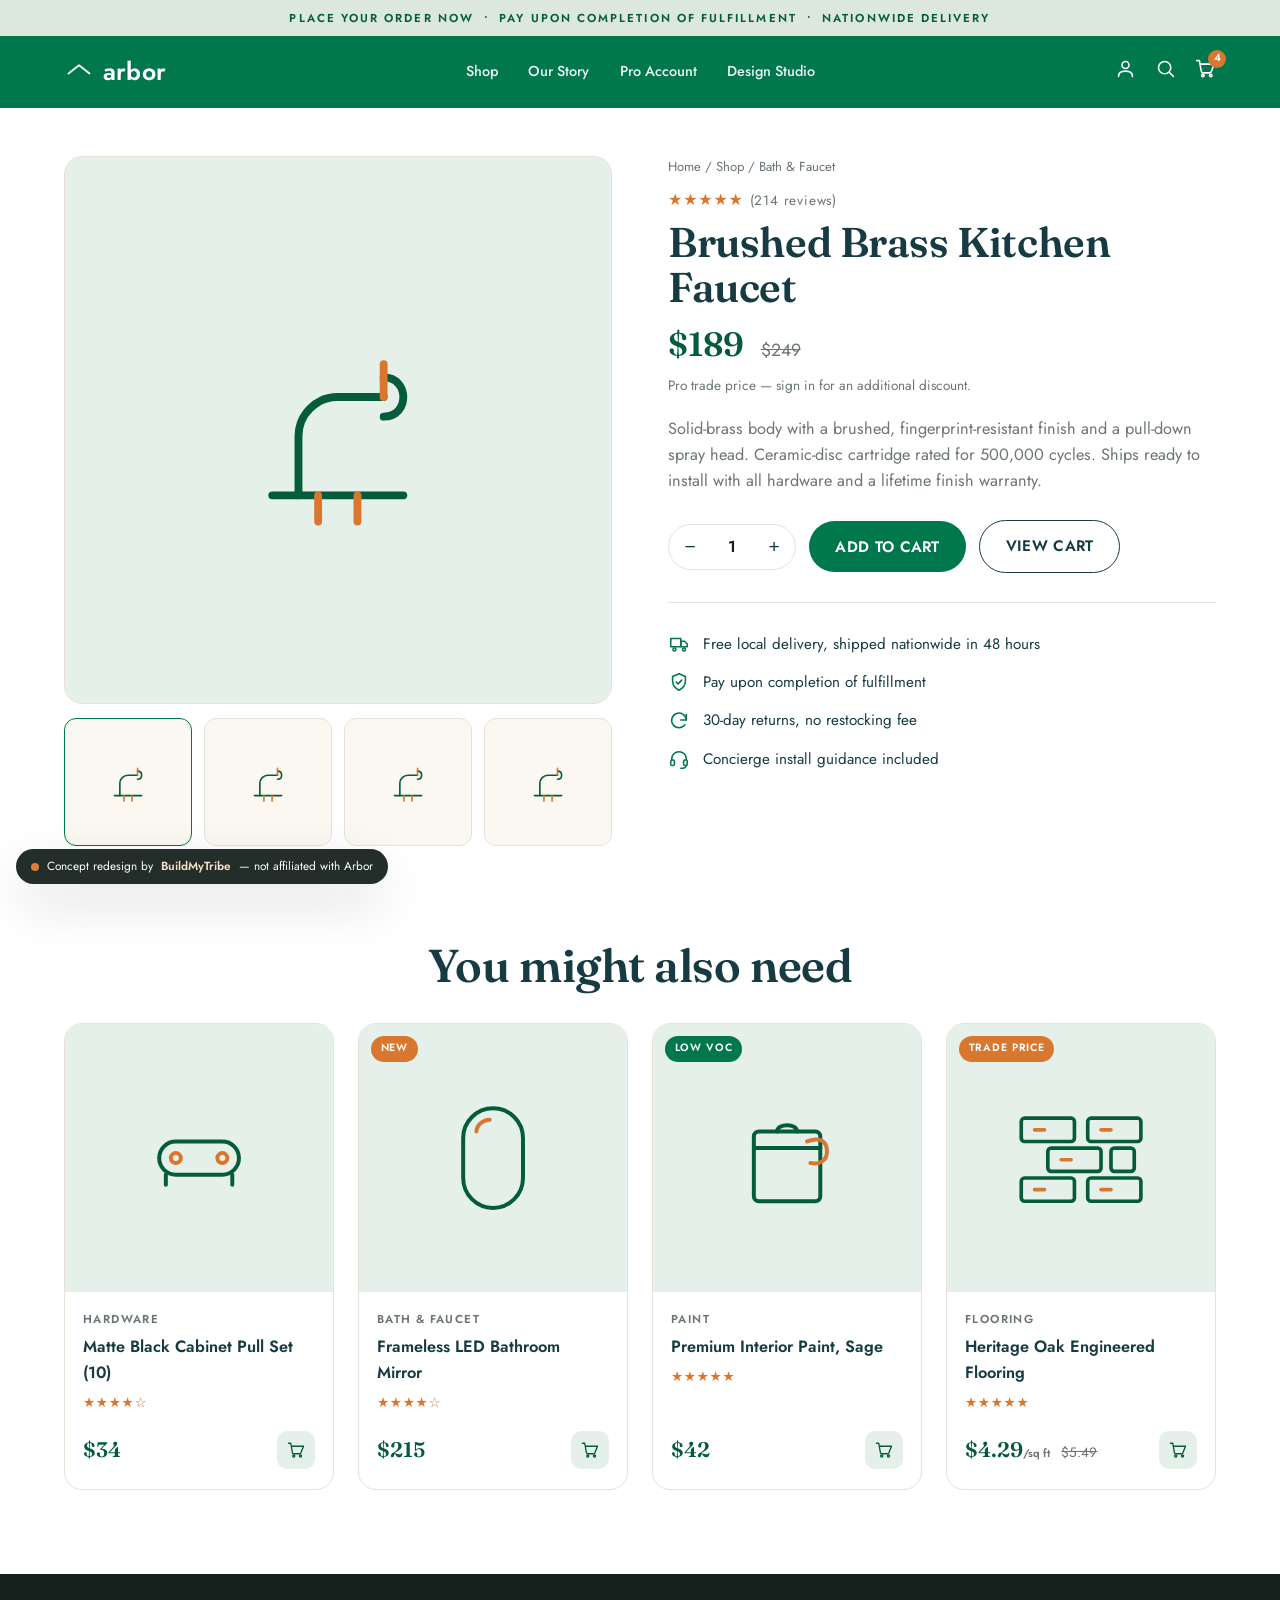
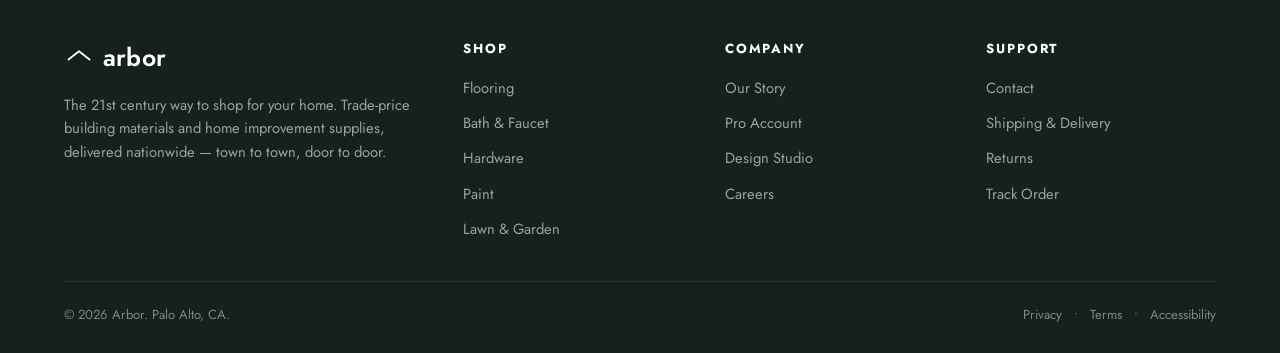
<file: product.html>
<!doctype html><html lang="en"><head>
<meta charset="utf-8"><meta name="viewport" content="width=device-width,initial-scale=1">
<title>Brushed Brass Kitchen Faucet — Arbor</title>
<meta name="description" content="Shop the Brushed Brass Kitchen Faucet at Arbor trade pricing, delivered nationwide.">
<link rel="preconnect" href="https://fonts.googleapis.com"><link rel="preconnect" href="https://fonts.gstatic.com" crossorigin>
<link href="https://fonts.googleapis.com/css2?family=Fraunces:ital,opsz,wght@0,9..144,400;0,9..144,500;0,9..144,600;1,9..144,500&family=Jost:wght@400;500;600&display=swap" rel="stylesheet">
<link rel="stylesheet" href="assets/style.css">
</head><body><div class="announce">Place your order now &nbsp;•&nbsp; pay upon completion of fulfillment &nbsp;•&nbsp; nationwide delivery</div>
<header class="nav"><div class="wrap nav-inner">
  <a class="logo" href="index.html"><svg viewBox="0 0 40 28" fill="none" stroke="currentColor" stroke-width="2.4" stroke-linecap="round" stroke-linejoin="round"><path d="M6 16 L20 5 L34 16"/></svg><span>arbor</span></a>
  <nav class="nav-links"><a href="shop.html">Shop</a><a href="index.html#story">Our Story</a><a href="index.html#pro">Pro Account</a><a href="index.html#studio">Design Studio</a></nav>
  <div class="nav-icons">
    <a href="#" aria-label="Account"><svg viewBox="0 0 24 24" fill="none" stroke-width="1.8" stroke-linecap="round" stroke-linejoin="round"><circle cx="12" cy="8" r="4"/><path d="M4 21c0-4 3.5-6 8-6s8 2 8 6"/></svg></a>
    <a href="shop.html" aria-label="Search"><svg viewBox="0 0 24 24" fill="none" stroke-width="1.8" stroke-linecap="round" stroke-linejoin="round"><circle cx="11" cy="11" r="7"/><path d="M21 21l-4.3-4.3"/></svg></a>
    <a class="cart-link" href="cart.html" aria-label="Cart"><svg viewBox="0 0 24 24" fill="none" stroke-width="1.8" stroke-linecap="round" stroke-linejoin="round"><circle cx="9" cy="20" r="1.4"/><circle cx="18" cy="20" r="1.4"/><path d="M2 3h3l2.2 12.4a2 2 0 0 0 2 1.6h7.5a2 2 0 0 0 2-1.6L22 7H6"/></svg><span class="cart-badge" style="display:none">0</span></a>
    <button class="menu-toggle" aria-label="Menu"><svg viewBox="0 0 24 24" fill="none" stroke-width="2" stroke-linecap="round"><path d="M4 7h16M4 12h16M4 17h16"/></svg></button>
  </div>
</div></header>
<div class="mobile-menu"><button class="close" aria-label="Close"><svg viewBox="0 0 24 24" fill="none" stroke-width="2" stroke-linecap="round"><path d="M6 6l12 12M18 6L6 18"/></svg></button>
  <a href="shop.html">Shop</a><a href="index.html#story">Our Story</a><a href="index.html#pro">Pro Account</a><a href="index.html#studio">Design Studio</a>
  <a href="cart.html">Cart</a>
</div><div class="wrap"><div class="pdp">
  <div class="pdp-gallery reveal">
    <div class="pdp-main" id="pdpMain"><svg viewBox="0 0 100 100" fill="none" stroke="#045C3C" stroke-width="2.4" stroke-linecap="round" stroke-linejoin="round"><path d="M30 70h40"/><path d="M38 70V52a12 12 0 0 1 12-12h14"/><path d="M64 34c4 0 6 3 6 6s-2 6-6 6"/><circle cx="50" cy="40" r="0" /><path d="M44 70v8M56 70v8" stroke="#D9772E"/><path d="M64 30v10" stroke="#D9772E"/></svg></div>
    <div class="pdp-thumbs"><div class="pdp-thumb active"><svg viewBox="0 0 100 100" fill="none" stroke="#045C3C" stroke-width="2.4" stroke-linecap="round" stroke-linejoin="round"><path d="M30 70h40"/><path d="M38 70V52a12 12 0 0 1 12-12h14"/><path d="M64 34c4 0 6 3 6 6s-2 6-6 6"/><circle cx="50" cy="40" r="0" /><path d="M44 70v8M56 70v8" stroke="#D9772E"/><path d="M64 30v10" stroke="#D9772E"/></svg></div><div class="pdp-thumb "><svg viewBox="0 0 100 100" fill="none" stroke="#045C3C" stroke-width="2.4" stroke-linecap="round" stroke-linejoin="round"><path d="M30 70h40"/><path d="M38 70V52a12 12 0 0 1 12-12h14"/><path d="M64 34c4 0 6 3 6 6s-2 6-6 6"/><circle cx="50" cy="40" r="0" /><path d="M44 70v8M56 70v8" stroke="#D9772E"/><path d="M64 30v10" stroke="#D9772E"/></svg></div><div class="pdp-thumb "><svg viewBox="0 0 100 100" fill="none" stroke="#045C3C" stroke-width="2.4" stroke-linecap="round" stroke-linejoin="round"><path d="M30 70h40"/><path d="M38 70V52a12 12 0 0 1 12-12h14"/><path d="M64 34c4 0 6 3 6 6s-2 6-6 6"/><circle cx="50" cy="40" r="0" /><path d="M44 70v8M56 70v8" stroke="#D9772E"/><path d="M64 30v10" stroke="#D9772E"/></svg></div><div class="pdp-thumb "><svg viewBox="0 0 100 100" fill="none" stroke="#045C3C" stroke-width="2.4" stroke-linecap="round" stroke-linejoin="round"><path d="M30 70h40"/><path d="M38 70V52a12 12 0 0 1 12-12h14"/><path d="M64 34c4 0 6 3 6 6s-2 6-6 6"/><circle cx="50" cy="40" r="0" /><path d="M44 70v8M56 70v8" stroke="#D9772E"/><path d="M64 30v10" stroke="#D9772E"/></svg></div></div>
  </div>
  <div class="pdp-info reveal">
    <div class="crumb"><a href="index.html">Home</a> / <a href="shop.html">Shop</a> / <span id="pdpCat">Bath & Faucet</span></div>
    <span class="stars" id="pdpStars">★★★★★ <span class="muted" style="font-size:.85rem">(214 reviews)</span></span>
    <h1 id="pdpName">Brushed Brass Kitchen Faucet</h1>
    <div class="pdp-price"><span id="pdpPrice">$189</span> <s id="pdpWas">$249</s></div>
    <p class="muted" style="font-size:.85rem">Pro trade price — sign in for an additional discount.</p>
    <p class="pdp-desc" id="pdpDesc">Solid-brass body with a brushed, fingerprint-resistant finish and a pull-down spray head. Ceramic-disc cartridge rated for 500,000 cycles. Ships ready to install with all hardware and a lifetime finish warranty.</p>
    <div class="pdp-actions">
      <div class="qty"><button id="qMinus" aria-label="Decrease">−</button><span id="qtyVal">1</span><button id="qPlus" aria-label="Increase">+</button></div>
      <button class="btn btn-primary" data-add="p2" data-usexqty id="pdpAdd">Add to cart</button>
      <a class="btn btn-ghost" href="cart.html">View cart</a>
    </div>
    <div class="pdp-feats">
      <div><svg viewBox="0 0 24 24" fill="none" stroke-width="1.7" stroke-linecap="round" stroke-linejoin="round"><path d="M3 6h11v9H3z"/><path d="M14 9h4l3 3v3h-7z"/><circle cx="7" cy="18" r="1.6"/><circle cx="17.5" cy="18" r="1.6"/></svg>Free local delivery, shipped nationwide in 48 hours</div>
      <div><svg viewBox="0 0 24 24" fill="none" stroke-width="1.7" stroke-linecap="round" stroke-linejoin="round"><path d="M12 3l7 3v5c0 4.5-3 8-7 10-4-2-7-5.5-7-10V6z"/><path d="M9 12l2 2 4-4"/></svg>Pay upon completion of fulfillment</div>
      <div><svg viewBox="0 0 24 24" fill="none" stroke-width="1.7" stroke-linecap="round" stroke-linejoin="round"><path d="M20 11a8 8 0 1 0-1.5 5"/><path d="M20 5v6h-6"/></svg>30-day returns, no restocking fee</div>
      <div><svg viewBox="0 0 24 24" fill="none" stroke-width="1.7" stroke-linecap="round" stroke-linejoin="round"><path d="M4 13v-1a8 8 0 0 1 16 0v1"/><rect x="3" y="13" width="4" height="6" rx="1.4"/><rect x="17" y="13" width="4" height="6" rx="1.4"/><path d="M20 19a4 4 0 0 1-4 3h-2"/></svg>Concierge install guidance included</div>
    </div>
  </div>
</div></div><section><div class="wrap"><div class="sec-head reveal" style="margin-bottom:32px"><h2>You might also need</h2></div><div class="prod-grid"><a class="card reveal" href="product.html?id=p3">
    <div class="card-img"><svg viewBox="0 0 100 100" fill="none" stroke="#045C3C" stroke-width="2.4" stroke-linecap="round" stroke-linejoin="round"><rect x="26" y="40" width="48" height="20" rx="10"/><circle cx="36" cy="50" r="3" stroke="#D9772E"/><circle cx="64" cy="50" r="3" stroke="#D9772E"/><path d="M30 60v6M70 60v6"/></svg></div>
    <div class="card-body">
      <span class="card-cat">Hardware</span>
      <span class="card-title">Matte Black Cabinet Pull Set (10)</span>
      <span class="stars">★★★★☆</span>
      <div class="card-foot">
        <span class="price">$34<span style="font-size:.7rem;color:var(--muted);font-family:'Jost',sans-serif"></span> </span>
        <button class="add-btn" data-add="p3" aria-label="Add Matte Black Cabinet Pull Set (10) to cart"><svg viewBox="0 0 24 24" fill="none" stroke-width="1.8" stroke-linecap="round" stroke-linejoin="round"><circle cx="9" cy="20" r="1.4"/><circle cx="18" cy="20" r="1.4"/><path d="M2 3h3l2.2 12.4a2 2 0 0 0 2 1.6h7.5a2 2 0 0 0 2-1.6L22 7H6"/></svg></button>
      </div>
    </div>
  </a><a class="card reveal" href="product.html?id=p6">
    <div class="card-img"><span class="card-tag ">New</span><svg viewBox="0 0 100 100" fill="none" stroke="#045C3C" stroke-width="2.4" stroke-linecap="round" stroke-linejoin="round"><rect x="32" y="20" width="36" height="60" rx="18"/><path d="M40 34c0-4 4-7 8-7" stroke="#D9772E"/></svg></div>
    <div class="card-body">
      <span class="card-cat">Bath & Faucet</span>
      <span class="card-title">Frameless LED Bathroom Mirror</span>
      <span class="stars">★★★★☆</span>
      <div class="card-foot">
        <span class="price">$215<span style="font-size:.7rem;color:var(--muted);font-family:'Jost',sans-serif"></span> </span>
        <button class="add-btn" data-add="p6" aria-label="Add Frameless LED Bathroom Mirror to cart"><svg viewBox="0 0 24 24" fill="none" stroke-width="1.8" stroke-linecap="round" stroke-linejoin="round"><circle cx="9" cy="20" r="1.4"/><circle cx="18" cy="20" r="1.4"/><path d="M2 3h3l2.2 12.4a2 2 0 0 0 2 1.6h7.5a2 2 0 0 0 2-1.6L22 7H6"/></svg></button>
      </div>
    </div>
  </a><a class="card reveal" href="product.html?id=p4">
    <div class="card-img"><span class="card-tag green">Low VOC</span><svg viewBox="0 0 100 100" fill="none" stroke="#045C3C" stroke-width="2.4" stroke-linecap="round" stroke-linejoin="round"><rect x="30" y="34" width="40" height="42" rx="3"/><path d="M30 44h40"/><path d="M44 34c0-5 12-5 12 0"/><path d="M62 40c8-3 12 0 12 6s-5 8-10 7" stroke="#D9772E"/></svg></div>
    <div class="card-body">
      <span class="card-cat">Paint</span>
      <span class="card-title">Premium Interior Paint, Sage</span>
      <span class="stars">★★★★★</span>
      <div class="card-foot">
        <span class="price">$42<span style="font-size:.7rem;color:var(--muted);font-family:'Jost',sans-serif"></span> </span>
        <button class="add-btn" data-add="p4" aria-label="Add Premium Interior Paint, Sage to cart"><svg viewBox="0 0 24 24" fill="none" stroke-width="1.8" stroke-linecap="round" stroke-linejoin="round"><circle cx="9" cy="20" r="1.4"/><circle cx="18" cy="20" r="1.4"/><path d="M2 3h3l2.2 12.4a2 2 0 0 0 2 1.6h7.5a2 2 0 0 0 2-1.6L22 7H6"/></svg></button>
      </div>
    </div>
  </a><a class="card reveal" href="product.html?id=p1">
    <div class="card-img"><span class="card-tag ">Trade Price</span><svg viewBox="0 0 100 100" fill="none" stroke="#045C3C" stroke-width="2.2" stroke-linecap="round" stroke-linejoin="round"><rect x="14" y="26" width="32" height="14" rx="2"/><rect x="54" y="26" width="32" height="14" rx="2"/><rect x="30" y="44" width="32" height="14" rx="2"/><rect x="68" y="44" width="14" height="14" rx="2"/><rect x="14" y="62" width="32" height="14" rx="2"/><rect x="54" y="62" width="32" height="14" rx="2"/><path d="M22 33h6M62 33h6M38 51h6M22 69h6M62 69h6" stroke="#D9772E"/></svg></div>
    <div class="card-body">
      <span class="card-cat">Flooring</span>
      <span class="card-title">Heritage Oak Engineered Flooring</span>
      <span class="stars">★★★★★</span>
      <div class="card-foot">
        <span class="price">$4.29<span style="font-size:.7rem;color:var(--muted);font-family:'Jost',sans-serif">/sq ft</span> <s>$5.49</s></span>
        <button class="add-btn" data-add="p1" aria-label="Add Heritage Oak Engineered Flooring to cart"><svg viewBox="0 0 24 24" fill="none" stroke-width="1.8" stroke-linecap="round" stroke-linejoin="round"><circle cx="9" cy="20" r="1.4"/><circle cx="18" cy="20" r="1.4"/><path d="M2 3h3l2.2 12.4a2 2 0 0 0 2 1.6h7.5a2 2 0 0 0 2-1.6L22 7H6"/></svg></button>
      </div>
    </div>
  </a></div></div></section><footer class="footer"><div class="wrap">
  <div class="footer-grid">
    <div><div class="logo"><svg viewBox="0 0 40 28" fill="none" stroke="currentColor" stroke-width="2.4" stroke-linecap="round" stroke-linejoin="round"><path d="M6 16 L20 5 L34 16"/></svg><span>arbor</span></div>
      <p>The 21st century way to shop for your home. Trade-price building materials and home improvement supplies, delivered nationwide — town to town, door to door.</p>
    </div>
    <div><h5>Shop</h5><ul><li><a href="shop.html">Flooring</a></li><li><a href="shop.html">Bath &amp; Faucet</a></li><li><a href="shop.html">Hardware</a></li><li><a href="shop.html">Paint</a></li><li><a href="shop.html">Lawn &amp; Garden</a></li></ul></div>
    <div><h5>Company</h5><ul><li><a href="index.html#story">Our Story</a></li><li><a href="index.html#pro">Pro Account</a></li><li><a href="index.html#studio">Design Studio</a></li><li><a href="#">Careers</a></li></ul></div>
    <div><h5>Support</h5><ul><li><a href="#">Contact</a></li><li><a href="#">Shipping &amp; Delivery</a></li><li><a href="#">Returns</a></li><li><a href="#">Track Order</a></li></ul></div>
  </div>
  <div class="footer-bottom"><span>© 2026 Arbor. Palo Alto, CA.</span><span>Privacy &nbsp; • &nbsp; Terms &nbsp; • &nbsp; Accessibility</span></div>
</div></footer><script src="assets/app.js"></script>
<script>
(function(){
  var P=window.ARBOR_PRODUCTS||{};
  var id=new URLSearchParams(location.search).get("id");
  if(id && P[id]){
    var p=P[id];
    document.title=p.name+" — Arbor";
    document.getElementById("pdpName").textContent=p.name;
    document.getElementById("pdpCat").textContent=p.cat;
    document.getElementById("pdpPrice").textContent="$"+(Number.isInteger(p.price)?p.price:p.price.toFixed(2))+(p.unit||"");
    document.getElementById("pdpWas").textContent=p.was?("$"+(Number.isInteger(p.was)?p.was:p.was.toFixed(2))):"";
    document.getElementById("pdpStars").innerHTML="★".repeat(p.rating)+"☆".repeat(5-p.rating)+' <span class="muted" style="font-size:.85rem">('+(p.reviews||0)+' reviews)</span>';
    var add=document.getElementById("pdpAdd"); if(add) add.setAttribute("data-add",id);
    if(p.desc){ var dsc=document.getElementById("pdpDesc"); if(dsc) dsc.textContent=p.desc; }
    var img=(window.ARBOR_ICONS||{})[p.icon];
    if(img){ var mn=document.getElementById("pdpMain"); if(mn) mn.innerHTML=img; document.querySelectorAll(".pdp-thumb").forEach(function(t){ t.innerHTML=img; }); }
  }
  // qty stepper
  var v=document.getElementById("qtyVal");
  document.getElementById("qMinus").addEventListener("click",function(){ v.textContent=Math.max(1,parseInt(v.textContent,10)-1); });
  document.getElementById("qPlus").addEventListener("click",function(){ v.textContent=parseInt(v.textContent,10)+1; });
  // thumb active toggle
  document.querySelectorAll(".pdp-thumb").forEach(function(t){ t.addEventListener("click",function(){ document.querySelectorAll(".pdp-thumb").forEach(function(x){x.classList.remove("active");}); t.classList.add("active"); }); });
})();
</script><div class="ribbon"><span class="dot"></span>Concept redesign by <a href="https://buildmytribe.io" target="_blank" rel="noopener">BuildMyTribe</a> — not affiliated with Arbor</div></body></html>
</file>
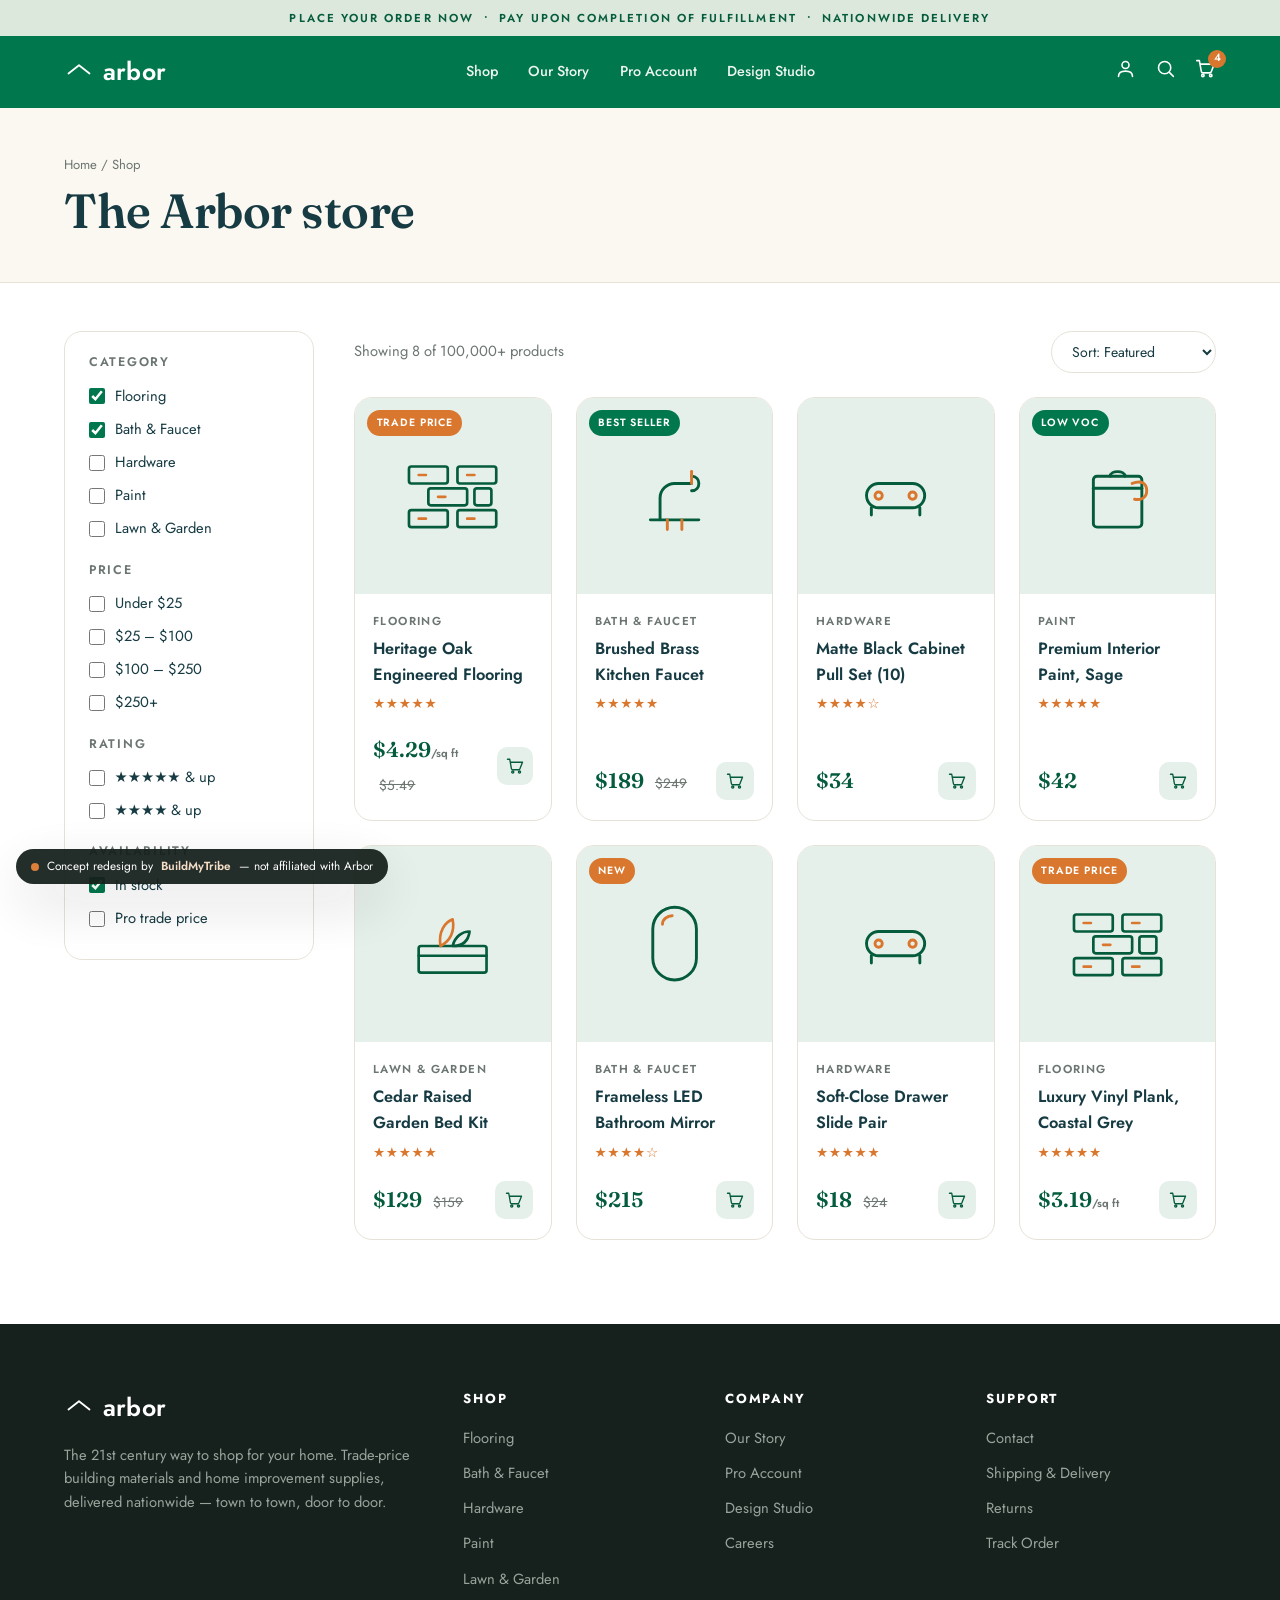
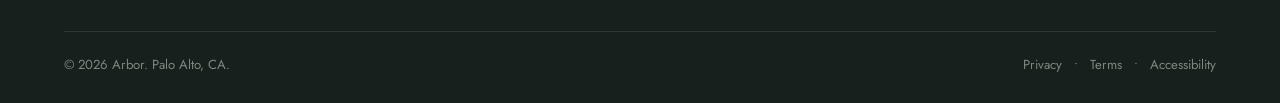
<file: shop.html>
<!doctype html><html lang="en"><head>
<meta charset="utf-8"><meta name="viewport" content="width=device-width,initial-scale=1">
<title>Shop — Arbor</title>
<meta name="description" content="Browse trade-price home improvement supplies. Flooring, faucets, hardware, paint and garden.">
<link rel="preconnect" href="https://fonts.googleapis.com"><link rel="preconnect" href="https://fonts.gstatic.com" crossorigin>
<link href="https://fonts.googleapis.com/css2?family=Fraunces:ital,opsz,wght@0,9..144,400;0,9..144,500;0,9..144,600;1,9..144,500&family=Jost:wght@400;500;600&display=swap" rel="stylesheet">
<link rel="stylesheet" href="assets/style.css">
</head><body><div class="announce">Place your order now &nbsp;•&nbsp; pay upon completion of fulfillment &nbsp;•&nbsp; nationwide delivery</div>
<header class="nav"><div class="wrap nav-inner">
  <a class="logo" href="index.html"><svg viewBox="0 0 40 28" fill="none" stroke="currentColor" stroke-width="2.4" stroke-linecap="round" stroke-linejoin="round"><path d="M6 16 L20 5 L34 16"/></svg><span>arbor</span></a>
  <nav class="nav-links"><a href="shop.html">Shop</a><a href="index.html#story">Our Story</a><a href="index.html#pro">Pro Account</a><a href="index.html#studio">Design Studio</a></nav>
  <div class="nav-icons">
    <a href="#" aria-label="Account"><svg viewBox="0 0 24 24" fill="none" stroke-width="1.8" stroke-linecap="round" stroke-linejoin="round"><circle cx="12" cy="8" r="4"/><path d="M4 21c0-4 3.5-6 8-6s8 2 8 6"/></svg></a>
    <a href="shop.html" aria-label="Search"><svg viewBox="0 0 24 24" fill="none" stroke-width="1.8" stroke-linecap="round" stroke-linejoin="round"><circle cx="11" cy="11" r="7"/><path d="M21 21l-4.3-4.3"/></svg></a>
    <a class="cart-link" href="cart.html" aria-label="Cart"><svg viewBox="0 0 24 24" fill="none" stroke-width="1.8" stroke-linecap="round" stroke-linejoin="round"><circle cx="9" cy="20" r="1.4"/><circle cx="18" cy="20" r="1.4"/><path d="M2 3h3l2.2 12.4a2 2 0 0 0 2 1.6h7.5a2 2 0 0 0 2-1.6L22 7H6"/></svg><span class="cart-badge" style="display:none">0</span></a>
    <button class="menu-toggle" aria-label="Menu"><svg viewBox="0 0 24 24" fill="none" stroke-width="2" stroke-linecap="round"><path d="M4 7h16M4 12h16M4 17h16"/></svg></button>
  </div>
</div></header>
<div class="mobile-menu"><button class="close" aria-label="Close"><svg viewBox="0 0 24 24" fill="none" stroke-width="2" stroke-linecap="round"><path d="M6 6l12 12M18 6L6 18"/></svg></button>
  <a href="shop.html">Shop</a><a href="index.html#story">Our Story</a><a href="index.html#pro">Pro Account</a><a href="index.html#studio">Design Studio</a>
  <a href="cart.html">Cart</a>
</div><div class="pagehead"><div class="wrap"><div class="crumb"><a href="index.html">Home</a> / Shop</div><h1>The Arbor store</h1></div></div><section style="padding-top:48px"><div class="wrap shop-layout">
  <aside class="filters reveal">
    <h4>Category</h4>
    <label><input type="checkbox" checked>Flooring</label><label><input type="checkbox" checked>Bath & Faucet</label><label><input type="checkbox" >Hardware</label><label><input type="checkbox" >Paint</label><label><input type="checkbox" >Lawn & Garden</label>
    <h4>Price</h4>
    <label><input type="checkbox">Under $25</label><label><input type="checkbox">$25 – $100</label><label><input type="checkbox">$100 – $250</label><label><input type="checkbox">$250+</label>
    <h4>Rating</h4>
    <label><input type="checkbox">★★★★★ &amp; up</label><label><input type="checkbox">★★★★ &amp; up</label>
    <h4>Availability</h4>
    <label><input type="checkbox" checked>In stock</label>
    <label><input type="checkbox">Pro trade price</label>
  </aside>
  <div>
    <div class="shop-top"><span class="count">Showing 8 of 100,000+ products</span>
      <select aria-label="Sort"><option>Sort: Featured</option><option>Price: Low to High</option><option>Price: High to Low</option><option>Top rated</option><option>Newest</option></select>
    </div>
    <div class="prod-grid"><a class="card reveal" href="product.html?id=p1">
    <div class="card-img"><span class="card-tag ">Trade Price</span><svg viewBox="0 0 100 100" fill="none" stroke="#045C3C" stroke-width="2.2" stroke-linecap="round" stroke-linejoin="round"><rect x="14" y="26" width="32" height="14" rx="2"/><rect x="54" y="26" width="32" height="14" rx="2"/><rect x="30" y="44" width="32" height="14" rx="2"/><rect x="68" y="44" width="14" height="14" rx="2"/><rect x="14" y="62" width="32" height="14" rx="2"/><rect x="54" y="62" width="32" height="14" rx="2"/><path d="M22 33h6M62 33h6M38 51h6M22 69h6M62 69h6" stroke="#D9772E"/></svg></div>
    <div class="card-body">
      <span class="card-cat">Flooring</span>
      <span class="card-title">Heritage Oak Engineered Flooring</span>
      <span class="stars">★★★★★</span>
      <div class="card-foot">
        <span class="price">$4.29<span style="font-size:.7rem;color:var(--muted);font-family:'Jost',sans-serif">/sq ft</span> <s>$5.49</s></span>
        <button class="add-btn" data-add="p1" aria-label="Add Heritage Oak Engineered Flooring to cart"><svg viewBox="0 0 24 24" fill="none" stroke-width="1.8" stroke-linecap="round" stroke-linejoin="round"><circle cx="9" cy="20" r="1.4"/><circle cx="18" cy="20" r="1.4"/><path d="M2 3h3l2.2 12.4a2 2 0 0 0 2 1.6h7.5a2 2 0 0 0 2-1.6L22 7H6"/></svg></button>
      </div>
    </div>
  </a><a class="card reveal" href="product.html?id=p2">
    <div class="card-img"><span class="card-tag green">Best Seller</span><svg viewBox="0 0 100 100" fill="none" stroke="#045C3C" stroke-width="2.4" stroke-linecap="round" stroke-linejoin="round"><path d="M30 70h40"/><path d="M38 70V52a12 12 0 0 1 12-12h14"/><path d="M64 34c4 0 6 3 6 6s-2 6-6 6"/><circle cx="50" cy="40" r="0" /><path d="M44 70v8M56 70v8" stroke="#D9772E"/><path d="M64 30v10" stroke="#D9772E"/></svg></div>
    <div class="card-body">
      <span class="card-cat">Bath & Faucet</span>
      <span class="card-title">Brushed Brass Kitchen Faucet</span>
      <span class="stars">★★★★★</span>
      <div class="card-foot">
        <span class="price">$189<span style="font-size:.7rem;color:var(--muted);font-family:'Jost',sans-serif"></span> <s>$249</s></span>
        <button class="add-btn" data-add="p2" aria-label="Add Brushed Brass Kitchen Faucet to cart"><svg viewBox="0 0 24 24" fill="none" stroke-width="1.8" stroke-linecap="round" stroke-linejoin="round"><circle cx="9" cy="20" r="1.4"/><circle cx="18" cy="20" r="1.4"/><path d="M2 3h3l2.2 12.4a2 2 0 0 0 2 1.6h7.5a2 2 0 0 0 2-1.6L22 7H6"/></svg></button>
      </div>
    </div>
  </a><a class="card reveal" href="product.html?id=p3">
    <div class="card-img"><svg viewBox="0 0 100 100" fill="none" stroke="#045C3C" stroke-width="2.4" stroke-linecap="round" stroke-linejoin="round"><rect x="26" y="40" width="48" height="20" rx="10"/><circle cx="36" cy="50" r="3" stroke="#D9772E"/><circle cx="64" cy="50" r="3" stroke="#D9772E"/><path d="M30 60v6M70 60v6"/></svg></div>
    <div class="card-body">
      <span class="card-cat">Hardware</span>
      <span class="card-title">Matte Black Cabinet Pull Set (10)</span>
      <span class="stars">★★★★☆</span>
      <div class="card-foot">
        <span class="price">$34<span style="font-size:.7rem;color:var(--muted);font-family:'Jost',sans-serif"></span> </span>
        <button class="add-btn" data-add="p3" aria-label="Add Matte Black Cabinet Pull Set (10) to cart"><svg viewBox="0 0 24 24" fill="none" stroke-width="1.8" stroke-linecap="round" stroke-linejoin="round"><circle cx="9" cy="20" r="1.4"/><circle cx="18" cy="20" r="1.4"/><path d="M2 3h3l2.2 12.4a2 2 0 0 0 2 1.6h7.5a2 2 0 0 0 2-1.6L22 7H6"/></svg></button>
      </div>
    </div>
  </a><a class="card reveal" href="product.html?id=p4">
    <div class="card-img"><span class="card-tag green">Low VOC</span><svg viewBox="0 0 100 100" fill="none" stroke="#045C3C" stroke-width="2.4" stroke-linecap="round" stroke-linejoin="round"><rect x="30" y="34" width="40" height="42" rx="3"/><path d="M30 44h40"/><path d="M44 34c0-5 12-5 12 0"/><path d="M62 40c8-3 12 0 12 6s-5 8-10 7" stroke="#D9772E"/></svg></div>
    <div class="card-body">
      <span class="card-cat">Paint</span>
      <span class="card-title">Premium Interior Paint, Sage</span>
      <span class="stars">★★★★★</span>
      <div class="card-foot">
        <span class="price">$42<span style="font-size:.7rem;color:var(--muted);font-family:'Jost',sans-serif"></span> </span>
        <button class="add-btn" data-add="p4" aria-label="Add Premium Interior Paint, Sage to cart"><svg viewBox="0 0 24 24" fill="none" stroke-width="1.8" stroke-linecap="round" stroke-linejoin="round"><circle cx="9" cy="20" r="1.4"/><circle cx="18" cy="20" r="1.4"/><path d="M2 3h3l2.2 12.4a2 2 0 0 0 2 1.6h7.5a2 2 0 0 0 2-1.6L22 7H6"/></svg></button>
      </div>
    </div>
  </a><a class="card reveal" href="product.html?id=p5">
    <div class="card-img"><svg viewBox="0 0 100 100" fill="none" stroke="#045C3C" stroke-width="2.2" stroke-linecap="round" stroke-linejoin="round"><rect x="22" y="52" width="56" height="22" rx="2"/><path d="M22 60h56"/><path d="M40 52c-2-12 4-20 10-22 2 10-2 18-10 22z" stroke="#D9772E"/><path d="M50 52c2-8 8-12 14-12-1 8-6 12-14 12z"/></svg></div>
    <div class="card-body">
      <span class="card-cat">Lawn & Garden</span>
      <span class="card-title">Cedar Raised Garden Bed Kit</span>
      <span class="stars">★★★★★</span>
      <div class="card-foot">
        <span class="price">$129<span style="font-size:.7rem;color:var(--muted);font-family:'Jost',sans-serif"></span> <s>$159</s></span>
        <button class="add-btn" data-add="p5" aria-label="Add Cedar Raised Garden Bed Kit to cart"><svg viewBox="0 0 24 24" fill="none" stroke-width="1.8" stroke-linecap="round" stroke-linejoin="round"><circle cx="9" cy="20" r="1.4"/><circle cx="18" cy="20" r="1.4"/><path d="M2 3h3l2.2 12.4a2 2 0 0 0 2 1.6h7.5a2 2 0 0 0 2-1.6L22 7H6"/></svg></button>
      </div>
    </div>
  </a><a class="card reveal" href="product.html?id=p6">
    <div class="card-img"><span class="card-tag ">New</span><svg viewBox="0 0 100 100" fill="none" stroke="#045C3C" stroke-width="2.4" stroke-linecap="round" stroke-linejoin="round"><rect x="32" y="20" width="36" height="60" rx="18"/><path d="M40 34c0-4 4-7 8-7" stroke="#D9772E"/></svg></div>
    <div class="card-body">
      <span class="card-cat">Bath & Faucet</span>
      <span class="card-title">Frameless LED Bathroom Mirror</span>
      <span class="stars">★★★★☆</span>
      <div class="card-foot">
        <span class="price">$215<span style="font-size:.7rem;color:var(--muted);font-family:'Jost',sans-serif"></span> </span>
        <button class="add-btn" data-add="p6" aria-label="Add Frameless LED Bathroom Mirror to cart"><svg viewBox="0 0 24 24" fill="none" stroke-width="1.8" stroke-linecap="round" stroke-linejoin="round"><circle cx="9" cy="20" r="1.4"/><circle cx="18" cy="20" r="1.4"/><path d="M2 3h3l2.2 12.4a2 2 0 0 0 2 1.6h7.5a2 2 0 0 0 2-1.6L22 7H6"/></svg></button>
      </div>
    </div>
  </a><a class="card reveal" href="product.html?id=p7">
    <div class="card-img"><svg viewBox="0 0 100 100" fill="none" stroke="#045C3C" stroke-width="2.4" stroke-linecap="round" stroke-linejoin="round"><rect x="26" y="40" width="48" height="20" rx="10"/><circle cx="36" cy="50" r="3" stroke="#D9772E"/><circle cx="64" cy="50" r="3" stroke="#D9772E"/><path d="M30 60v6M70 60v6"/></svg></div>
    <div class="card-body">
      <span class="card-cat">Hardware</span>
      <span class="card-title">Soft-Close Drawer Slide Pair</span>
      <span class="stars">★★★★★</span>
      <div class="card-foot">
        <span class="price">$18<span style="font-size:.7rem;color:var(--muted);font-family:'Jost',sans-serif"></span> <s>$24</s></span>
        <button class="add-btn" data-add="p7" aria-label="Add Soft-Close Drawer Slide Pair to cart"><svg viewBox="0 0 24 24" fill="none" stroke-width="1.8" stroke-linecap="round" stroke-linejoin="round"><circle cx="9" cy="20" r="1.4"/><circle cx="18" cy="20" r="1.4"/><path d="M2 3h3l2.2 12.4a2 2 0 0 0 2 1.6h7.5a2 2 0 0 0 2-1.6L22 7H6"/></svg></button>
      </div>
    </div>
  </a><a class="card reveal" href="product.html?id=p8">
    <div class="card-img"><span class="card-tag ">Trade Price</span><svg viewBox="0 0 100 100" fill="none" stroke="#045C3C" stroke-width="2.2" stroke-linecap="round" stroke-linejoin="round"><rect x="14" y="26" width="32" height="14" rx="2"/><rect x="54" y="26" width="32" height="14" rx="2"/><rect x="30" y="44" width="32" height="14" rx="2"/><rect x="68" y="44" width="14" height="14" rx="2"/><rect x="14" y="62" width="32" height="14" rx="2"/><rect x="54" y="62" width="32" height="14" rx="2"/><path d="M22 33h6M62 33h6M38 51h6M22 69h6M62 69h6" stroke="#D9772E"/></svg></div>
    <div class="card-body">
      <span class="card-cat">Flooring</span>
      <span class="card-title">Luxury Vinyl Plank, Coastal Grey</span>
      <span class="stars">★★★★★</span>
      <div class="card-foot">
        <span class="price">$3.19<span style="font-size:.7rem;color:var(--muted);font-family:'Jost',sans-serif">/sq ft</span> </span>
        <button class="add-btn" data-add="p8" aria-label="Add Luxury Vinyl Plank, Coastal Grey to cart"><svg viewBox="0 0 24 24" fill="none" stroke-width="1.8" stroke-linecap="round" stroke-linejoin="round"><circle cx="9" cy="20" r="1.4"/><circle cx="18" cy="20" r="1.4"/><path d="M2 3h3l2.2 12.4a2 2 0 0 0 2 1.6h7.5a2 2 0 0 0 2-1.6L22 7H6"/></svg></button>
      </div>
    </div>
  </a></div>
  </div>
</div></section><footer class="footer"><div class="wrap">
  <div class="footer-grid">
    <div><div class="logo"><svg viewBox="0 0 40 28" fill="none" stroke="currentColor" stroke-width="2.4" stroke-linecap="round" stroke-linejoin="round"><path d="M6 16 L20 5 L34 16"/></svg><span>arbor</span></div>
      <p>The 21st century way to shop for your home. Trade-price building materials and home improvement supplies, delivered nationwide — town to town, door to door.</p>
    </div>
    <div><h5>Shop</h5><ul><li><a href="shop.html">Flooring</a></li><li><a href="shop.html">Bath &amp; Faucet</a></li><li><a href="shop.html">Hardware</a></li><li><a href="shop.html">Paint</a></li><li><a href="shop.html">Lawn &amp; Garden</a></li></ul></div>
    <div><h5>Company</h5><ul><li><a href="index.html#story">Our Story</a></li><li><a href="index.html#pro">Pro Account</a></li><li><a href="index.html#studio">Design Studio</a></li><li><a href="#">Careers</a></li></ul></div>
    <div><h5>Support</h5><ul><li><a href="#">Contact</a></li><li><a href="#">Shipping &amp; Delivery</a></li><li><a href="#">Returns</a></li><li><a href="#">Track Order</a></li></ul></div>
  </div>
  <div class="footer-bottom"><span>© 2026 Arbor. Palo Alto, CA.</span><span>Privacy &nbsp; • &nbsp; Terms &nbsp; • &nbsp; Accessibility</span></div>
</div></footer><script src="assets/app.js"></script><div class="ribbon"><span class="dot"></span>Concept redesign by <a href="https://buildmytribe.io" target="_blank" rel="noopener">BuildMyTribe</a> — not affiliated with Arbor</div></body></html>
</file>
<file: assets/style.css>
/* Arbor — Concept Redesign by BuildMyTribe
   Brand-matched to superarbor.io: green #00774D, Jost body, serif display, terracotta accent */
:root{
  --green:#00774D;--green-dark:#045C3C;--green-soft:#E6F0EA;--terra:#D9772E;--terra-dark:#B85F1E;
  --ink:#16201C;--teal:#163B43;--cream:#FBF7F1;--sage:#DDE8DC;--peach:#F5DCC4;--line:#E7E2D8;
  --muted:#6C7670;--white:#fff;
  --shadow:0 1px 2px rgba(20,32,28,.04),0 8px 28px rgba(20,32,28,.07);
  --shadow-lg:0 20px 60px rgba(20,32,28,.14);
  --radius:18px;--radius-sm:12px;--maxw:1200px;--ease:cubic-bezier(.22,.61,.36,1);
}
*{box-sizing:border-box;margin:0;padding:0}
html{scroll-behavior:smooth}
body{font-family:'Jost',system-ui,sans-serif;color:var(--ink);background:var(--white);line-height:1.6;-webkit-font-smoothing:antialiased;overflow-x:hidden}
h1,h2,h3,h4{font-family:'Fraunces',Georgia,serif;line-height:1.08;font-weight:600;color:var(--teal);letter-spacing:-.01em}
a{color:inherit;text-decoration:none}
img{max-width:100%;display:block}
.wrap{max-width:var(--maxw);margin:0 auto;padding:0 24px}
.eyebrow{font-size:.74rem;letter-spacing:.22em;text-transform:uppercase;font-weight:600;color:var(--terra)}
.eyebrow.green{color:var(--green)}
.muted{color:var(--muted)}
.btn{display:inline-flex;align-items:center;gap:.5rem;font-family:'Jost',sans-serif;font-weight:600;font-size:.95rem;letter-spacing:.02em;padding:.85rem 1.6rem;border-radius:999px;border:1.5px solid transparent;cursor:pointer;transition:transform .25s var(--ease),background .25s var(--ease),box-shadow .25s var(--ease);text-transform:uppercase}
.btn-primary{background:var(--green);color:#fff}
.btn-primary:hover{background:var(--green-dark);transform:translateY(-2px);box-shadow:0 10px 24px rgba(0,119,77,.28)}
.btn-terra{background:var(--terra);color:#fff}
.btn-terra:hover{background:var(--terra-dark);transform:translateY(-2px);box-shadow:0 10px 24px rgba(217,119,46,.3)}
.btn-ghost{background:transparent;color:var(--teal);border-color:var(--teal)}
.btn-ghost:hover{background:var(--teal);color:#fff;transform:translateY(-2px)}
.btn-light{background:#fff;color:var(--green-dark)}
.btn-light:hover{transform:translateY(-2px);box-shadow:var(--shadow-lg)}
.btn-sm{padding:.6rem 1.1rem;font-size:.8rem}
.announce{background:var(--sage);color:var(--green-dark);text-align:center;font-size:.72rem;letter-spacing:.18em;text-transform:uppercase;font-weight:600;padding:.55rem 1rem}
.nav{position:sticky;top:0;z-index:50;background:var(--green);color:#fff}
.nav-inner{display:flex;align-items:center;justify-content:space-between;height:72px}
.logo{display:flex;align-items:center;gap:.55rem;font-family:'Jost',sans-serif;font-weight:600;font-size:1.55rem;color:#fff;letter-spacing:.01em}
.logo svg{width:30px;height:22px}
.nav-links{display:flex;gap:1.9rem;align-items:center}
.nav-links a{font-size:.9rem;font-weight:500;opacity:.92;transition:opacity .2s;position:relative;padding:.2rem 0}
.nav-links a::after{content:"";position:absolute;left:0;bottom:-2px;height:2px;width:0;background:var(--terra);transition:width .28s var(--ease)}
.nav-links a:hover{opacity:1}.nav-links a:hover::after{width:100%}
.nav-icons{display:flex;align-items:center;gap:1.2rem}
.nav-icons svg{width:21px;height:21px;stroke:#fff;cursor:pointer;transition:transform .2s}
.nav-icons a:hover svg{transform:scale(1.12)}
.cart-link{position:relative}
.cart-badge{position:absolute;top:-8px;right:-10px;background:var(--terra);color:#fff;font-family:'Jost',sans-serif;font-size:.66rem;font-weight:600;min-width:18px;height:18px;border-radius:999px;display:flex;align-items:center;justify-content:center;padding:0 4px}
.menu-toggle{display:none;background:none;border:none;cursor:pointer}
.menu-toggle svg{width:26px;height:26px;stroke:#fff}
.hero{position:relative;background:linear-gradient(135deg,#063,#00774D 55%,#0a8a5b);color:#fff;overflow:hidden}
.hero::after{content:"";position:absolute;inset:0;background:radial-gradient(circle at 82% 18%,rgba(217,119,46,.32),transparent 42%),radial-gradient(circle at 12% 88%,rgba(255,255,255,.08),transparent 40%)}
.hero-inner{position:relative;z-index:2;display:grid;grid-template-columns:1.05fr .95fr;gap:48px;align-items:center;padding:84px 0 92px}
.hero h1{color:#fff;font-size:clamp(2.6rem,5.4vw,4.5rem);font-weight:600}
.hero h1 .accent{color:var(--peach);font-style:italic}
.hero p{font-size:1.18rem;max-width:30rem;margin:1.3rem 0 2rem;color:rgba(255,255,255,.9)}
.hero-cta{display:flex;gap:.9rem;flex-wrap:wrap}
.hero-stats{display:flex;gap:2.2rem;margin-top:2.6rem}
.hero-stats .n{font-family:'Fraunces',serif;font-size:1.9rem;color:#fff;font-weight:600}
.hero-stats .l{font-size:.8rem;text-transform:uppercase;letter-spacing:.12em;opacity:.8}
.hero-card{background:rgba(255,255,255,.1);backdrop-filter:blur(8px);border:1px solid rgba(255,255,255,.22);border-radius:24px;padding:14px;box-shadow:var(--shadow-lg)}
.hero-vis{aspect-ratio:4/4.3;border-radius:16px;background:linear-gradient(160deg,#F5DCC4,#EFC9A8);position:relative;overflow:hidden;display:flex;align-items:center;justify-content:center}
.hero-vis svg{width:78%;height:78%}
.hero-tag{position:absolute;background:#fff;color:var(--teal);border-radius:14px;padding:.6rem .9rem;box-shadow:var(--shadow);font-size:.82rem;font-weight:600;display:flex;align-items:center;gap:.5rem}
.hero-tag.t1{top:24px;left:24px}.hero-tag.t2{bottom:24px;right:24px}
.hero-tag .dot{width:9px;height:9px;border-radius:50%;background:var(--green)}
.hero-tag svg{width:18px;height:18px;stroke:var(--green);flex:none}
.trust{background:var(--cream);border-bottom:1px solid var(--line)}
.trust-inner{display:flex;justify-content:space-between;gap:24px;flex-wrap:wrap;padding:26px 0}
.trust-item{display:flex;align-items:center;gap:.7rem;font-size:.92rem;font-weight:500;color:var(--teal)}
.trust-item svg{width:26px;height:26px;stroke:var(--green);flex:none}
section{padding:84px 0}
.sec-head{text-align:center;max-width:42rem;margin:0 auto 52px}
.sec-head h2{font-size:clamp(2rem,3.6vw,2.9rem);margin:.7rem 0 .6rem}
.sec-head p{color:var(--muted);font-size:1.05rem}
.cat-grid{display:grid;grid-template-columns:repeat(5,1fr);gap:18px}
.cat{background:var(--cream);border:1px solid var(--line);border-radius:var(--radius);padding:26px 18px;text-align:center;transition:transform .3s var(--ease),box-shadow .3s var(--ease),border-color .3s;cursor:pointer}
.cat:hover{transform:translateY(-6px);box-shadow:var(--shadow-lg);border-color:var(--green)}
.cat-ic{width:74px;height:74px;border-radius:18px;background:var(--peach);margin:0 auto 16px;display:flex;align-items:center;justify-content:center}
.cat-ic svg{width:40px;height:40px;stroke:var(--green-dark)}
.cat h4{font-family:'Jost',sans-serif;font-weight:600;font-size:1.02rem;color:var(--teal)}
.cat span{font-size:.8rem;color:var(--muted)}
.prod-grid{display:grid;grid-template-columns:repeat(4,1fr);gap:24px}
.card{background:#fff;border:1px solid var(--line);border-radius:var(--radius);overflow:hidden;transition:transform .3s var(--ease),box-shadow .3s var(--ease);display:flex;flex-direction:column}
.card:hover{transform:translateY(-6px);box-shadow:var(--shadow-lg)}
.card-img{aspect-ratio:1/1;background:var(--green-soft);position:relative;display:flex;align-items:center;justify-content:center;overflow:hidden}
.card-img svg{width:62%;height:62%}
.card-tag{position:absolute;top:12px;left:12px;background:var(--terra);color:#fff;font-size:.66rem;font-weight:600;letter-spacing:.08em;text-transform:uppercase;padding:.28rem .6rem;border-radius:999px}
.card-tag.green{background:var(--green)}
.card-body{padding:18px 18px 20px;display:flex;flex-direction:column;gap:.35rem;flex:1}
.card-cat{font-size:.72rem;letter-spacing:.12em;text-transform:uppercase;color:var(--muted);font-weight:600}
.card-title{font-family:'Jost',sans-serif;font-weight:600;font-size:1.02rem;color:var(--teal)}
.card-foot{display:flex;align-items:center;justify-content:space-between;margin-top:auto;padding-top:12px}
.price{font-family:'Fraunces',serif;font-size:1.32rem;font-weight:600;color:var(--green-dark)}
.price s{font-family:'Jost',sans-serif;font-size:.85rem;color:var(--muted);margin-left:.4rem;font-weight:400}
.stars{color:var(--terra);font-size:.85rem;letter-spacing:.05em}
.add-btn{background:var(--green-soft);border:none;width:38px;height:38px;border-radius:10px;cursor:pointer;display:flex;align-items:center;justify-content:center;transition:background .2s,transform .2s}
.add-btn svg{width:18px;height:18px;stroke:var(--green-dark)}
.add-btn:hover{background:var(--green);transform:scale(1.06)}.add-btn:hover svg{stroke:#fff}
.way{background:var(--teal);color:#fff}.way h2{color:#fff}
.way-inner{display:grid;grid-template-columns:1fr 1fr;gap:56px;align-items:center}
.way .eyebrow{color:var(--peach)}
.way-list{list-style:none;display:grid;gap:18px;margin-top:26px}
.way-list li{display:flex;gap:14px;align-items:flex-start;font-size:1.04rem}
.way-list .tick{flex:none;width:28px;height:28px;border-radius:50%;background:rgba(255,255,255,.12);display:flex;align-items:center;justify-content:center;margin-top:2px}
.way-list .tick svg{width:15px;height:15px;stroke:var(--peach)}
.way-vis{display:grid;grid-template-columns:1fr 1fr;gap:16px}
.way-tile{background:rgba(255,255,255,.06);border:1px solid rgba(255,255,255,.14);border-radius:var(--radius);padding:26px}
.way-tile .n{font-family:'Fraunces',serif;font-size:2.4rem;color:var(--peach);font-weight:600}
.way-tile p{font-size:.92rem;color:rgba(255,255,255,.82);margin-top:.3rem}
.concierge{background:linear-gradient(120deg,var(--peach),#F8E7D3)}
.concierge-inner{display:grid;grid-template-columns:1fr auto;gap:40px;align-items:center}
.concierge h2{font-size:clamp(1.8rem,3vw,2.5rem)}
.concierge p{color:#5a4634;max-width:34rem;margin-top:.6rem;font-size:1.05rem}
.quote{text-align:center;max-width:48rem;margin:0 auto}
.quote .stars{font-size:1.3rem;display:block;margin-bottom:1rem}
.quote blockquote{font-family:'Fraunces',serif;font-size:clamp(1.4rem,2.6vw,2rem);color:var(--teal);font-weight:500;line-height:1.3}
.quote cite{display:block;margin-top:1.4rem;font-style:normal;color:var(--muted);font-weight:600;letter-spacing:.04em}
.news{background:var(--green);color:#fff;border-radius:var(--radius);padding:54px 40px;text-align:center}
.news h2{color:#fff}.news p{color:rgba(255,255,255,.88);margin:.6rem auto 1.6rem;max-width:30rem}
.news form{display:flex;gap:.6rem;max-width:30rem;margin:0 auto;flex-wrap:wrap;justify-content:center}
.news input{flex:1;min-width:200px;border:none;border-radius:999px;padding:.85rem 1.3rem;font-family:'Jost',sans-serif;font-size:.95rem}
.news input:focus{outline:3px solid rgba(217,119,46,.55)}
.footer{background:var(--ink);color:#cfd8d2;padding:64px 0 28px}
.footer-grid{display:grid;grid-template-columns:1.6fr 1fr 1fr 1fr;gap:32px;margin-bottom:40px}
.footer .logo{color:#fff;margin-bottom:1rem}
.footer p{font-size:.92rem;max-width:22rem;color:#9aa49d}
.footer h5{font-family:'Jost',sans-serif;color:#fff;font-size:.82rem;letter-spacing:.14em;text-transform:uppercase;margin-bottom:1rem}
.footer ul{list-style:none;display:grid;gap:.6rem}
.footer ul a{font-size:.92rem;color:#9aa49d;transition:color .2s}
.footer ul a:hover{color:var(--peach)}
.footer-bottom{border-top:1px solid rgba(255,255,255,.1);padding-top:22px;display:flex;justify-content:space-between;flex-wrap:wrap;gap:12px;font-size:.82rem;color:#7e887f}
.pagehead{background:var(--cream);border-bottom:1px solid var(--line);padding:46px 0}
.crumb{font-size:.82rem;color:var(--muted);margin-bottom:.6rem}
.crumb a:hover{color:var(--green)}
.pagehead h1{font-size:clamp(2rem,4vw,3rem)}
.shop-layout{display:grid;grid-template-columns:250px 1fr;gap:40px;align-items:start}
.filters{position:sticky;top:96px;background:#fff;border:1px solid var(--line);border-radius:var(--radius);padding:24px}
.filters h4{font-family:'Jost',sans-serif;font-size:.78rem;letter-spacing:.14em;text-transform:uppercase;color:var(--muted);margin:18px 0 10px}
.filters h4:first-child{margin-top:0}
.filters label{display:flex;align-items:center;gap:.6rem;font-size:.92rem;padding:.3rem 0;cursor:pointer;color:var(--teal)}
.filters input{accent-color:var(--green);width:16px;height:16px}
.shop-top{display:flex;justify-content:space-between;align-items:center;margin-bottom:24px}
.shop-top .count{color:var(--muted);font-size:.92rem}
.shop-top select{border:1px solid var(--line);border-radius:999px;padding:.55rem 1rem;font-family:'Jost',sans-serif;font-size:.88rem;color:var(--teal);background:#fff;cursor:pointer}
.pdp{display:grid;grid-template-columns:1fr 1fr;gap:56px;align-items:start;padding-top:48px}
.pdp-gallery{position:sticky;top:96px}
.pdp-main{aspect-ratio:1/1;background:var(--green-soft);border-radius:var(--radius);display:flex;align-items:center;justify-content:center;overflow:hidden;border:1px solid var(--line)}
.pdp-main svg{width:60%;height:60%}
.pdp-thumbs{display:grid;grid-template-columns:repeat(4,1fr);gap:12px;margin-top:14px}
.pdp-thumb{aspect-ratio:1/1;background:var(--cream);border:1px solid var(--line);border-radius:12px;display:flex;align-items:center;justify-content:center;cursor:pointer;transition:border-color .2s}
.pdp-thumb svg{width:54%;height:54%;stroke:var(--green-dark)}
.pdp-thumb:hover,.pdp-thumb.active{border-color:var(--green)}
.pdp-info .stars{font-size:1rem}
.pdp-info h1{font-size:clamp(1.8rem,3.4vw,2.6rem);margin:.5rem 0}
.pdp-price{font-family:'Fraunces',serif;font-size:2.1rem;color:var(--green-dark);font-weight:600;margin:.4rem 0 .2rem}
.pdp-price s{font-family:'Jost',sans-serif;font-size:1.1rem;color:var(--muted);margin-left:.6rem;font-weight:400}
.pdp-desc{color:var(--muted);margin:1.2rem 0 1.6rem;font-size:1.02rem}
.qty{display:flex;align-items:center;border:1.5px solid var(--line);border-radius:999px;overflow:hidden}
.qty button{background:none;border:none;width:42px;height:44px;font-size:1.2rem;cursor:pointer;color:var(--teal)}
.qty button:hover{background:var(--cream)}
.qty span{width:42px;text-align:center;font-weight:600}
.pdp-actions{display:flex;gap:.8rem;align-items:center;margin:1.4rem 0;flex-wrap:wrap}
.pdp-feats{display:grid;gap:14px;margin-top:1.8rem;border-top:1px solid var(--line);padding-top:1.8rem}
.pdp-feats div{display:flex;gap:.8rem;align-items:center;font-size:.95rem;color:var(--teal)}
.pdp-feats svg{width:22px;height:22px;stroke:var(--green);flex:none}
.cart-layout{display:grid;grid-template-columns:1fr 360px;gap:40px;align-items:start;padding-top:48px}
.cart-item{display:grid;grid-template-columns:90px 1fr auto;gap:18px;align-items:center;padding:20px 0;border-bottom:1px solid var(--line)}
.cart-item .thumb{width:90px;height:90px;border-radius:12px;background:var(--green-soft);display:flex;align-items:center;justify-content:center}
.cart-item .thumb svg{width:56%;height:56%}
.cart-item h4{font-family:'Jost',sans-serif;font-weight:600;color:var(--teal);font-size:1rem}
.cart-item .meta{font-size:.85rem;color:var(--muted)}
.cart-item .remove{background:none;border:none;color:var(--muted);font-size:.82rem;cursor:pointer;text-decoration:underline;margin-top:.3rem;padding:0}
.cart-item .remove:hover{color:var(--terra)}
.cart-item .line-price{font-family:'Fraunces',serif;font-weight:600;color:var(--green-dark);font-size:1.15rem}
.summary{background:var(--cream);border:1px solid var(--line);border-radius:var(--radius);padding:28px;position:sticky;top:96px}
.summary h3{font-family:'Jost',sans-serif;font-size:1.2rem;color:var(--teal);margin-bottom:18px}
.summary .row{display:flex;justify-content:space-between;padding:.5rem 0;font-size:.95rem;color:var(--teal)}
.summary .row.total{border-top:1px solid var(--line);margin-top:.6rem;padding-top:1rem;font-size:1.15rem;font-weight:600}
.summary .row.total .price{font-size:1.4rem}
.summary .btn{width:100%;justify-content:center;margin-top:18px}
.summary .note{font-size:.78rem;color:var(--muted);text-align:center;margin-top:12px;line-height:1.5}
.empty-cart{text-align:center;padding:60px 20px}
.empty-cart svg{width:64px;height:64px;stroke:var(--muted);margin:0 auto 18px}
.ribbon{position:fixed;bottom:16px;left:16px;z-index:80;background:var(--ink);color:#fff;border-radius:999px;padding:.5rem .95rem;font-size:.74rem;display:flex;align-items:center;gap:.5rem;box-shadow:var(--shadow-lg);opacity:.94}
.ribbon .dot{width:8px;height:8px;border-radius:50%;background:var(--terra)}
.ribbon a{color:var(--peach);font-weight:600}
.reveal{opacity:0;transform:translateY(26px);transition:opacity .7s var(--ease),transform .7s var(--ease)}
.reveal.in{opacity:1;transform:none}
.toast{position:fixed;bottom:24px;right:24px;z-index:90;background:var(--teal);color:#fff;padding:.9rem 1.3rem;border-radius:12px;box-shadow:var(--shadow-lg);font-size:.92rem;transform:translateY(20px);opacity:0;transition:opacity .3s,transform .3s;pointer-events:none}
.toast.show{opacity:1;transform:none}
.mobile-menu{display:none;position:fixed;inset:0;z-index:60;background:var(--green);flex-direction:column;padding:90px 32px 40px;gap:1.4rem}
.mobile-menu.open{display:flex}
.mobile-menu a{color:#fff;font-size:1.3rem;font-family:'Fraunces',serif}
.mobile-menu .close{position:absolute;top:24px;right:24px;background:none;border:none;cursor:pointer}
.mobile-menu .close svg{width:30px;height:30px;stroke:#fff}
@media(max-width:980px){
  .hero-inner{grid-template-columns:1fr;gap:36px;padding:56px 0 64px}
  .way-inner,.concierge-inner,.pdp,.cart-layout{grid-template-columns:1fr;gap:32px}
  .cat-grid{grid-template-columns:repeat(3,1fr)}
  .prod-grid{grid-template-columns:repeat(2,1fr)}
  .shop-layout{grid-template-columns:1fr}
  .filters{position:static}.pdp-gallery,.summary{position:static}
  .footer-grid{grid-template-columns:1fr 1fr}
}
@media(max-width:640px){
  .nav-links{display:none}.menu-toggle{display:block}
  section{padding:56px 0}
  .cat-grid{grid-template-columns:repeat(2,1fr)}
  .prod-grid{grid-template-columns:repeat(2,1fr);gap:14px}
  .trust-inner{justify-content:flex-start;gap:18px}
  .hero-stats{gap:1.4rem}
  .footer-grid{grid-template-columns:1fr}
  .concierge-inner{grid-template-columns:1fr}
  .news{padding:38px 22px}
}

/* Checkout */
.checkout-layout{display:grid;grid-template-columns:1fr 380px;gap:48px;align-items:start;padding-top:48px}
.co-section{margin-bottom:32px}
.co-section h3{font-family:'Jost',sans-serif;font-size:1.05rem;color:var(--teal);margin-bottom:14px;display:flex;align-items:center;gap:.6rem}
.co-step{width:24px;height:24px;border-radius:50%;background:var(--green);color:#fff;font-size:.8rem;display:flex;align-items:center;justify-content:center;font-weight:600}
.form-grid{display:grid;gap:14px}
.form-row{display:grid;grid-template-columns:1fr 1fr;gap:14px}
.field label{display:block;font-size:.78rem;letter-spacing:.04em;text-transform:uppercase;color:var(--muted);font-weight:600;margin-bottom:.35rem}
.field input,.field select{width:100%;border:1.5px solid var(--line);border-radius:10px;padding:.72rem .9rem;font-family:'Jost',sans-serif;font-size:.95rem;color:var(--teal);background:#fff}
.field input:focus,.field select:focus{outline:none;border-color:var(--green);box-shadow:0 0 0 3px var(--green-soft)}
.deliv{display:grid;gap:10px}
.deliv-opt{border:1.5px solid var(--line);border-radius:12px;padding:14px 16px;display:flex;align-items:center;justify-content:space-between;cursor:pointer;transition:border-color .2s,background .2s}
.deliv-opt:hover{border-color:var(--green)}
.deliv-opt.sel{border-color:var(--green);background:var(--green-soft)}
.deliv-opt .l{display:flex;align-items:center;gap:.7rem;font-weight:500;color:var(--teal)}
.deliv-opt input{accent-color:var(--green);width:16px;height:16px}
.deliv-opt .p{font-weight:600;color:var(--green-dark)}
.pay-note{background:var(--green-soft);border:1px solid #cfe3d8;border-radius:12px;padding:14px 16px;font-size:.88rem;color:var(--green-dark);display:flex;gap:.7rem;align-items:flex-start}
.pay-note svg{width:20px;height:20px;stroke:var(--green);flex:none;margin-top:2px}
.co-mini{display:flex;align-items:center;gap:12px;padding:10px 0;border-bottom:1px solid var(--line);font-size:.9rem}
.co-mini .thumb{width:46px;height:46px;border-radius:8px;background:var(--green-soft);display:flex;align-items:center;justify-content:center;flex:none}
.co-mini .thumb svg{width:58%;height:58%}
.co-mini .nm{flex:1;color:var(--teal)}
.co-mini .qt{color:var(--muted);font-size:.8rem}
.co-mini .lp{font-family:'Fraunces',serif;font-weight:600;color:var(--green-dark)}
@media(max-width:980px){.checkout-layout{grid-template-columns:1fr}.summary{position:static}}
@media(max-width:640px){.form-row{grid-template-columns:1fr}}
</file>
